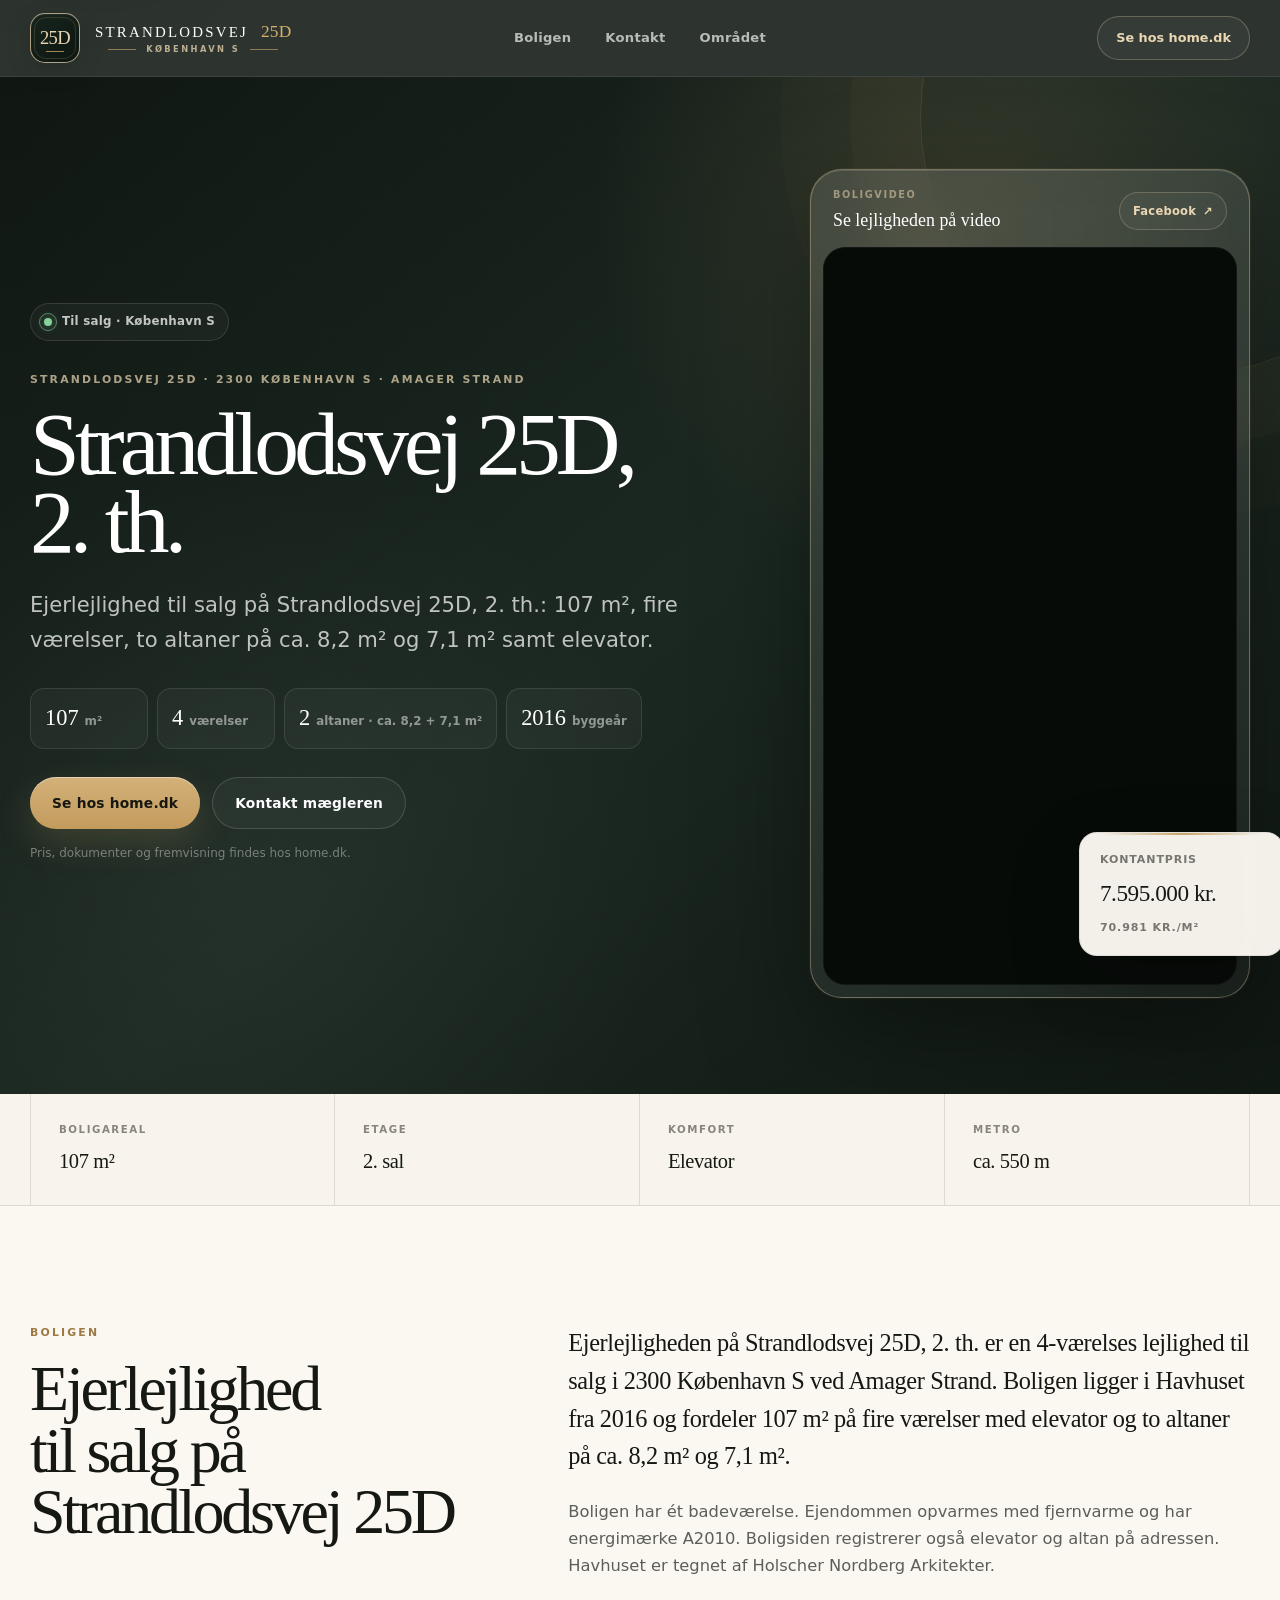
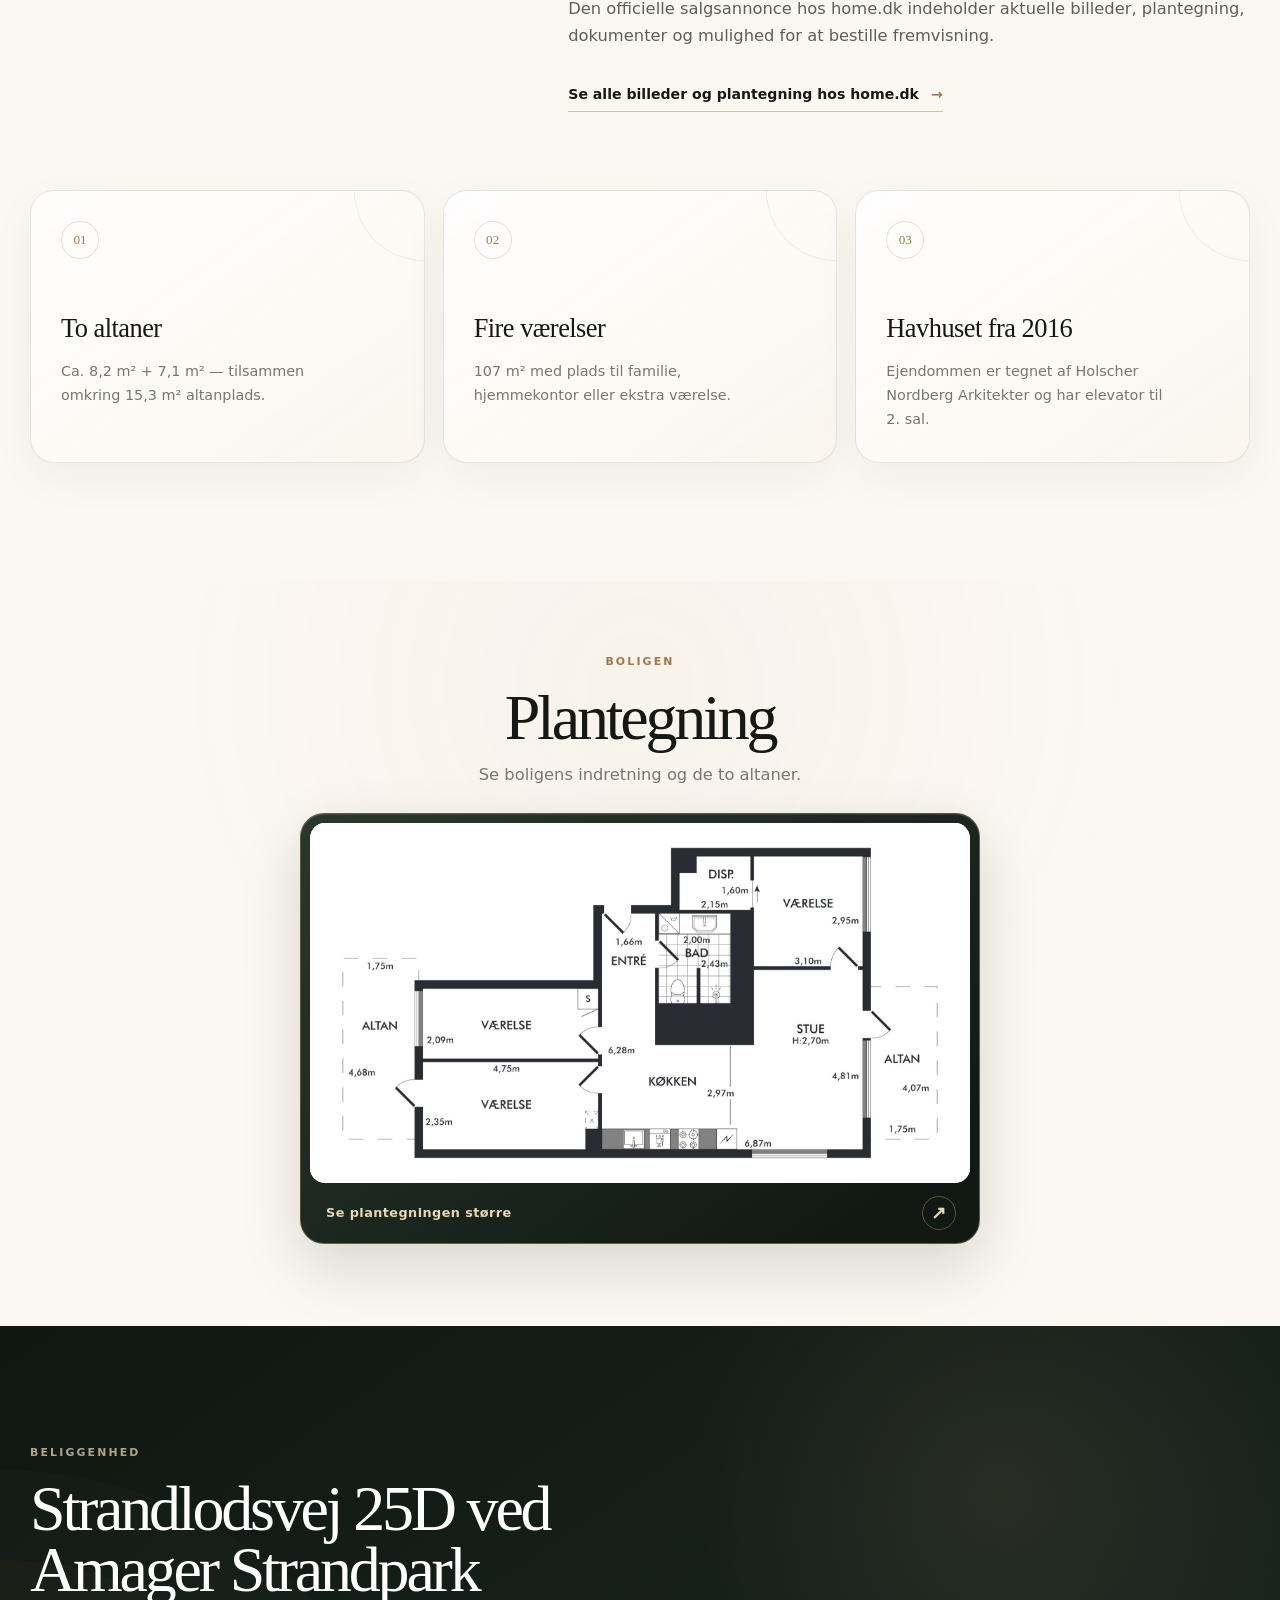
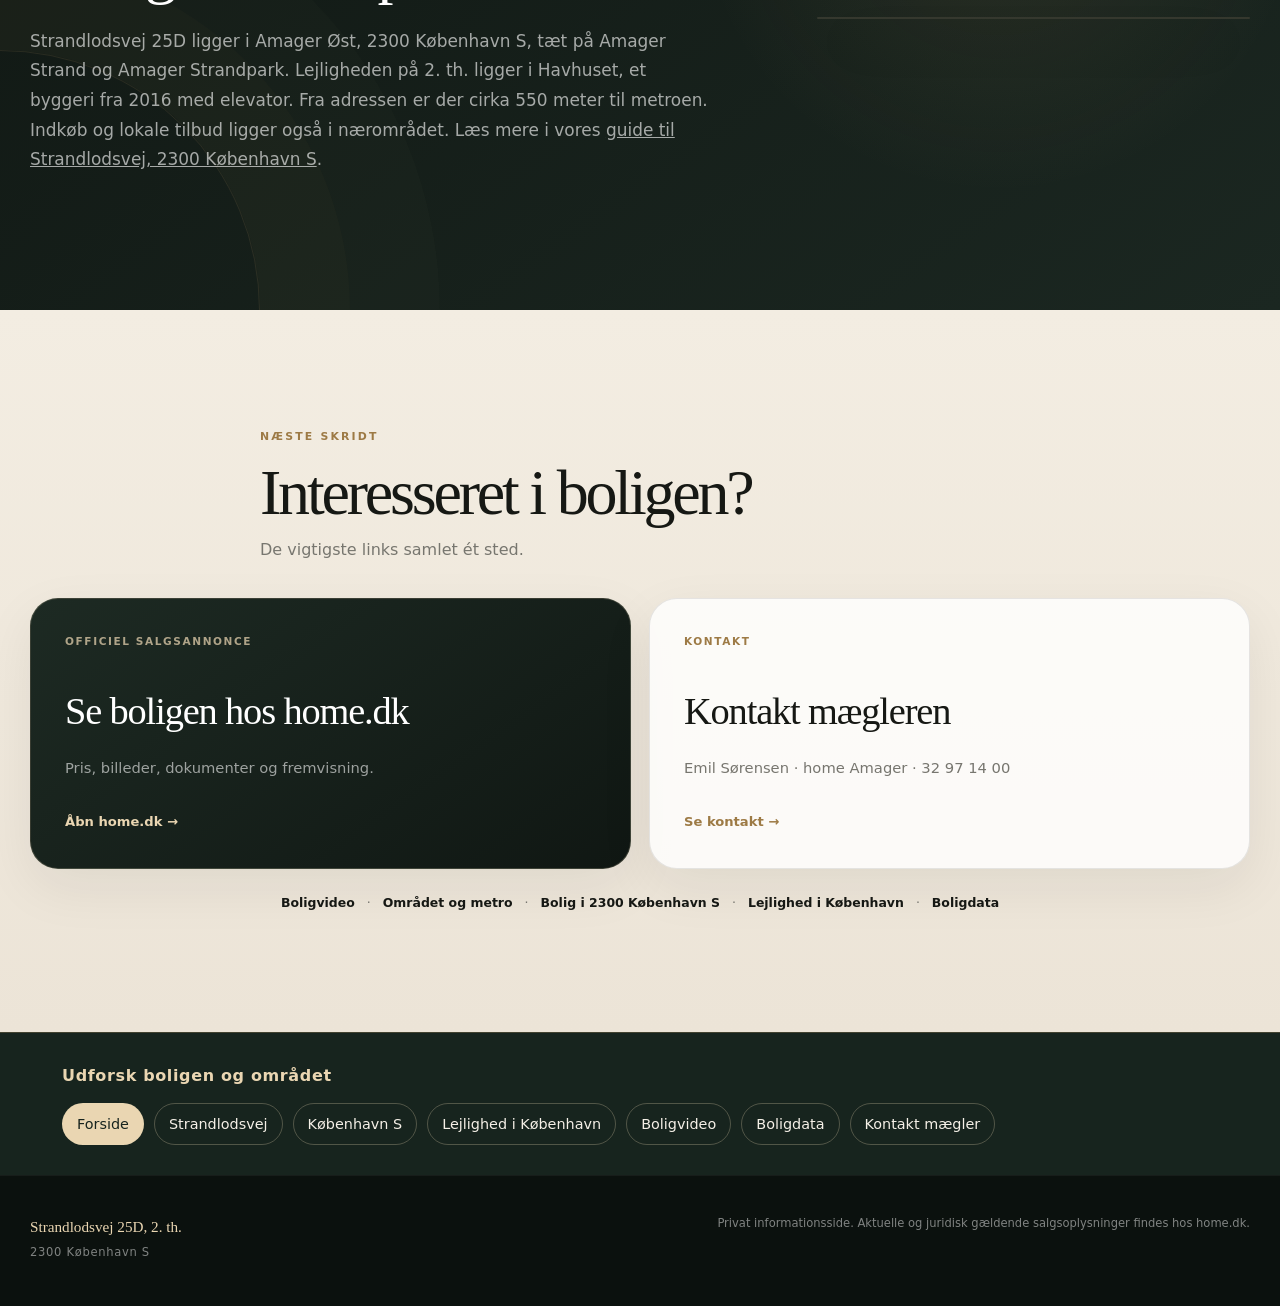
<file: index.html>
<!doctype html>
<html lang="da">
<head>
  <meta charset="utf-8">
  <meta name="viewport" content="width=device-width, initial-scale=1, viewport-fit=cover">

  <title>Strandlodsvej 25D, 2. th., 2300 København S | Lejlighed til salg</title>
  <meta name="description" content="Ejerlejlighed til salg på Strandlodsvej 25D, 2. th., 2300 København S. 107 m², 4 værelser, 2 altaner og elevator tæt på Amager Strandpark og metro.">
  <meta name="robots" content="index,follow,max-image-preview:large,max-snippet:-1,max-video-preview:-1">
  <meta name="theme-color" content="#111914">

  <link rel="canonical" href="https://strandlodsvej25d.dk/">
  <link rel="alternate" hreflang="da-DK" href="https://strandlodsvej25d.dk/">
  <link rel="icon" href="/favicon-96x96.png" sizes="96x96" type="image/png">
  <link rel="manifest" href="/site.webmanifest">
  <link rel="preconnect" href="https://www.facebook.com">

  <meta property="og:locale" content="da_DK">
  <meta property="og:type" content="website">
  <meta property="og:site_name" content="Strandlodsvej 25D">
  <meta property="og:title" content="Strandlodsvej 25D, 2. th., 2300 København S | Lejlighed til salg">
  <meta property="og:description" content="Ejerlejlighed til salg på Strandlodsvej 25D, 2. th., 2300 København S. 107 m², 4 værelser, 2 altaner og elevator tæt på Amager Strandpark og metro.">
  <meta property="og:url" content="https://strandlodsvej25d.dk/">
  <meta name="twitter:card" content="summary">
  <meta name="twitter:title" content="Strandlodsvej 25D, 2. th., 2300 København S | Lejlighed til salg">
  <meta name="twitter:description" content="Ejerlejlighed til salg på Strandlodsvej 25D, 2. th., 2300 København S. 107 m², 4 værelser, 2 altaner og elevator tæt på Amager Strandpark og metro.">

  <link rel="stylesheet" href="/styles.css">

  <script type="application/ld+json">
  {
    "@context": "https://schema.org",
    "@graph": [
      {
        "@type": "WebSite",
        "@id": "https://strandlodsvej25d.dk/#website",
        "url": "https://strandlodsvej25d.dk/",
        "name": "Strandlodsvej 25D",
        "alternateName": "Strandlodsvej 25D, 2. th.",
        "inLanguage": "da-DK"
      },
      {
        "@type": "WebPage",
        "@id": "https://strandlodsvej25d.dk/#webpage",
        "url": "https://strandlodsvej25d.dk/",
        "name": "Strandlodsvej 25D, 2. th., 2300 København S | Lejlighed til salg",
        "description": "Ejerlejlighed til salg på Strandlodsvej 25D, 2. th., 2300 København S. 107 m², 4 værelser, 2 altaner og elevator tæt på Amager Strandpark og metro.",
        "inLanguage": "da-DK",
        "isPartOf": {
          "@id": "https://strandlodsvej25d.dk/#website"
        },
        "mainEntity": {
          "@id": "https://strandlodsvej25d.dk/#listing"
        }
      },
      {
        "@type": "RealEstateListing",
        "@id": "https://strandlodsvej25d.dk/#listing",
        "name": "Strandlodsvej 25D, 2. th., 2300 København S",
        "url": "https://strandlodsvej25d.dk/",
        "description": "Ejerlejlighed til salg på Strandlodsvej 25D, 2. th., nær Amager Strand i Amager Øst, 2300 København S. 107 m², 4 værelser, ét badeværelse, to altaner, elevator og Havhuset fra 2016.",
        "mainEntityOfPage": {
          "@id": "https://strandlodsvej25d.dk/#webpage"
        },
        "dateModified": "2026-11-22",
        "relatedLink": [
          "https://home.dk/salg/lejligheder/strandlodsvej-25d-2th-2300-koebenhavn-s/sag-1450004513/",
          "https://www.boliga.dk/adresse/strandlodsvej-25d-2-th-2300-koebenhavn-s-982285138",
          "https://www.boligsiden.dk/adresse/strandlodsvej-25d-2-th-2300-koebenhavn-s",
          "https://www.facebook.com/reel/1838032494234064"
        ],
        "offers": {
          "@type": "Offer",
          "price": "7595000",
          "priceCurrency": "DKK",
          "url": "https://home.dk/salg/lejligheder/strandlodsvej-25d-2th-2300-koebenhavn-s/sag-1450004513/"
        },
        "about": {
          "@type": "Apartment",
          "name": "Strandlodsvej 25D, 2. th.",
          "address": {
            "@type": "PostalAddress",
            "streetAddress": "Strandlodsvej 25D, 2. th.",
            "postalCode": "2300",
            "addressLocality": "København S",
            "addressCountry": "DK"
          },
          "floorSize": {
            "@type": "QuantitativeValue",
            "value": 107,
            "unitCode": "MTK"
          },
          "numberOfRooms": 4,
          "numberOfBathroomsTotal": 1,
          "floorLevel": "2",
          "yearBuilt": 2016,
          "amenityFeature": [
            {
              "@type": "LocationFeatureSpecification",
              "name": "To altaner",
              "value": true
            },
            {
              "@type": "LocationFeatureSpecification",
              "name": "Elevator",
              "value": true
            },
            {
              "@type": "LocationFeatureSpecification",
              "name": "Fjernvarme",
              "value": true
            },
            {
              "@type": "LocationFeatureSpecification",
              "name": "Energimærke",
              "value": "A2010"
            }
          ]
        }
      }
    ]
  }
  </script>
<style id="site-wide-links-style">.site-wide-links{padding:30px 0;background:#17241e;color:#f5f0e7;border-top:1px solid rgba(200,165,107,.24)}.site-wide-links .shell{max-width:1200px;margin:0 auto;padding-left:22px;padding-right:22px}.site-wide-links-title{font-weight:700;letter-spacing:.04em;color:#ead6b2;margin:0 0 14px}.site-wide-links-items{display:flex;flex-wrap:wrap;gap:10px}.site-wide-links-items a{display:inline-block;color:#f5f0e7!important;text-decoration:none;border:1px solid rgba(234,214,178,.28);border-radius:999px;padding:10px 14px;font-size:.9rem;line-height:1.4;position:relative;z-index:3}.site-wide-links-items a:hover,.site-wide-links-items a[aria-current="page"]{background:#ead6b2;color:#17241e!important}@media(max-width:600px){.site-wide-links{padding:24px 0}.site-wide-links-items{display:grid;grid-template-columns:repeat(2,minmax(0,1fr));gap:9px}.site-wide-links-items a{text-align:center;padding:11px 7px;font-size:.8rem;overflow-wrap:anywhere}}@media(max-width:340px){.site-wide-links-items{grid-template-columns:1fr}}</style></head>

<body>
  <a class="skip-link" href="#main">Spring til indhold</a>

  <header class="site-header">
    <div class="shell nav">
      <a class="brand brand-option-one" href="/" aria-label="Strandlodsvej 25D">
        <span class="brand-seal" aria-hidden="true">
          <span class="brand-seal-text">25D</span>
          <span class="brand-seal-rule"></span>
        </span>
        <span class="brand-lockup">
          <span class="brand-title">STRANDLODSVEJ <em>25D</em></span>
          <span class="brand-sub"><i></i>KØBENHAVN S<i></i></span>
        </span>
      </a>

      <nav class="nav-links" aria-label="Hovednavigation">
        <a href="/#boligen">Boligen</a>
        <a href="/kontakt/">Kontakt</a>
        <a href="/#omraadet">Området</a>
      </nav>

      <a class="nav-cta" href="https://home.dk/salg/lejligheder/strandlodsvej-25d-2th-2300-koebenhavn-s/sag-1450004513/" rel="noopener">
        Se hos home.dk
      </a>
    </div>
  </header>

  <main id="main">
    <section class="hero" id="top">
      <div class="shell hero-grid">
        <div class="hero-copy">
          <div class="availability">
            <span class="pulse" aria-hidden="true"></span>
            <span>Til salg · København S</span>
          </div>

          <p class="eyebrow">Strandlodsvej 25D · 2300 København S · Amager Strand</p>
          <h1>Strandlodsvej 25D,<br>2. th.</h1>
          <p class="hero-lead">
            Ejerlejlighed til salg på Strandlodsvej 25D, 2. th.:
            107 m², fire værelser, to altaner på ca. 8,2 m² og 7,1 m² samt elevator.
          </p>

          <div class="hero-stats" aria-label="Vigtigste boligfakta">
            <div><strong>107</strong><span>m²</span></div>
            <div><strong>4</strong><span>værelser</span></div>
            <div><strong>2</strong><span>altaner · ca. 8,2 + 7,1 m²</span></div>
            <div><strong>2016</strong><span>byggeår</span></div>
          </div>
          <div class="hero-actions">
            <a class="button button-primary" href="https://home.dk/salg/lejligheder/strandlodsvej-25d-2th-2300-koebenhavn-s/sag-1450004513/" rel="noopener">
              Se hos home.dk
            </a>
            <a class="button button-ghost" href="/kontakt/">
              Kontakt mægleren
            </a>
          </div>

          <p class="microcopy">Pris, dokumenter og fremvisning findes hos home.dk.</p>
        </div>

        <div class="video-stage" id="video">
          <div class="video-shell">
            <div class="video-toolbar">
              <div>
                <span class="video-kicker">Boligvideo</span>
                <strong>Se lejligheden på video</strong>
              </div>
              <a class="video-facebook-link" href="https://www.facebook.com/reel/1838032494234064" target="_blank" rel="noopener" aria-label="Åbn boligvideo på Facebook">
                Facebook <span aria-hidden="true">↗</span>
              </a>
            </div>

            <div class="video-frame">
              <iframe
                src="https://www.facebook.com/plugins/video.php?height=476&amp;href=https%3A%2F%2Fwww.facebook.com%2Freel%2F1838032494234064%2F&amp;show_text=false&amp;width=267&amp;t=0"
                width="267"
                height="476"
                style="border:none;overflow:hidden"
                scrolling="no"
                frameborder="0"
                allowfullscreen="true"
                allow="autoplay; clipboard-write; encrypted-media; picture-in-picture; web-share"
                title="Video af Strandlodsvej 25D">
              </iframe>
            </div>
          </div>

          <div class="price-card">
            <span>Kontantpris</span>
            <strong>7.595.000 kr.</strong>
            <small>70.981 kr./m²</small>
          </div>
        </div>
      </div>
    </section>

    <section class="trust-strip">
      <div class="shell trust-grid">
        <div>
          <span class="trust-label">Boligareal</span>
          <strong>107 m²</strong>
        </div>
        <div>
          <span class="trust-label">Etage</span>
          <strong>2. sal</strong>
        </div>
        <div>
          <span class="trust-label">Komfort</span>
          <strong>Elevator</strong>
        </div>
        <div>
          <span class="trust-label">Metro</span>
          <strong>ca. 550 m</strong>
        </div>
      </div>
    </section>

    <section class="section" id="boligen">
      <div class="shell content-grid">
        <div class="section-intro">
          <p class="eyebrow dark">Boligen</p>
          <h2>Ejerlejlighed til salg på Strandlodsvej 25D</h2>
        </div>

        <div class="prose">
          <p class="lead-paragraph">
            Ejerlejligheden på Strandlodsvej 25D, 2. th. er en 4-værelses lejlighed til salg
            i 2300 København S ved Amager Strand. Boligen ligger i Havhuset fra 2016 og
            fordeler 107 m² på fire værelser med elevator og to altaner på ca. 8,2 m² og 7,1 m².
          </p>
          <p>
            Boligen har ét badeværelse. Ejendommen opvarmes med fjernvarme
            og har energimærke A2010. Boligsiden registrerer også elevator og altan
            på adressen. Havhuset er tegnet af Holscher Nordberg Arkitekter.
          </p>
          <p>
            Den officielle salgsannonce hos home.dk indeholder aktuelle billeder,
            plantegning, dokumenter og mulighed for at bestille fremvisning.
          </p>

          <a class="text-cta" href="https://home.dk/salg/lejligheder/strandlodsvej-25d-2th-2300-koebenhavn-s/sag-1450004513/" rel="noopener">
            Se alle billeder og plantegning hos home.dk <span>→</span>
          </a>
        </div>
      </div>

      <div class="shell feature-grid">
        <article class="feature-card">
          <span>01</span>
          <h3>To altaner</h3>
          <p>Ca. 8,2 m² + 7,1 m² — tilsammen omkring 15,3 m² altanplads.</p>
        </article>
        <article class="feature-card">
          <span>02</span>
          <h3>Fire værelser</h3>
          <p>107 m² med plads til familie, hjemmekontor eller ekstra værelse.</p>
        </article>
        <article class="feature-card">
          <span>03</span>
          <h3>Havhuset fra 2016</h3>
          <p>Ejendommen er tegnet af Holscher Nordberg Arkitekter og har elevator til 2. sal.</p>
        </article>
      </div>
    </section>

    <section class="section floorplan-section" id="plantegning">
      <div class="shell floorplan-intro">
        <p class="eyebrow dark">Boligen</p>
        <h2>Plantegning</h2>
        <p>Se boligens indretning og de to altaner.</p>
      </div>

      <div class="shell">
        <a class="floorplan-card floorplan-trigger" href="/floorplan-preview.png" target="_blank" rel="noopener" aria-label="Åbn plantegningen" aria-haspopup="dialog">
          <img src="/floorplan-preview.png" alt="Plantegning af 107 m² lejlighed på Strandlodsvej 25D, 2. th. ved Amager Strand med to altaner" width="1881" height="1026" loading="lazy">
          <span class="floorplan-action">
            <span>Se plantegningen større</span>
            <span aria-hidden="true">↗</span>
          </span>
        </a>
      </div>
    </section>

    <dialog class="floorplan-dialog" id="floorplan-dialog" aria-label="Plantegning for Strandlodsvej 25D">
      <div class="floorplan-dialog-header">
        <strong>Plantegning</strong>
        <button class="floorplan-dialog-close" type="button" aria-label="Luk plantegningen">Luk ×</button>
      </div>
      <img src="/floorplan-preview.png" alt="Plantegning af 107 m² lejlighed på Strandlodsvej 25D, 2. th. ved Amager Strand med to altaner" width="1881" height="1026">
      <a class="floorplan-dialog-fullsize" href="/floorplan-preview.png" target="_blank" rel="noopener">Åbn billedet i fuld størrelse ↗</a>
    </dialog>

    <section class="section section-dark" id="omraadet">
      <div class="shell location-grid">
        <div>
          <p class="eyebrow light">Beliggenhed</p>
          <h2>Strandlodsvej 25D ved Amager Strandpark</h2>
          <p class="location-copy">
            Strandlodsvej 25D ligger i Amager Øst, 2300 København S, tæt
            på Amager Strand og Amager Strandpark. Lejligheden på 2. th.
            ligger i Havhuset, et byggeri fra 2016 med elevator.
            Fra adressen er der cirka 550 meter til metroen. Indkøb og
            lokale tilbud ligger også i nærområdet. Læs mere i vores
            <a href="/strandlodsvej/">guide til Strandlodsvej, 2300 København S</a>.
          </p>
        </div>

        <figure class="location-visual">
          <div class="location-metric" aria-label="Cirka 550 meter til metro">
            <strong>550 m</strong>
            <span>til metro</span>
          </div>
          <figcaption>
            <strong>Amager Strandpark</strong>
            <span>Foto: Thomas Rousing / Wikimedia Commons · <a href="https://creativecommons.org/licenses/by/2.0/" target="_blank" rel="noopener">CC BY 2.0</a></span>
          </figcaption>
        </figure>
      </div>
    </section>

    <section class="section buyer-actions" aria-labelledby="buyer-actions-title">
      <div class="shell buyer-actions-head">
        <p class="eyebrow dark">Næste skridt</p>
        <h2 id="buyer-actions-title">Interesseret i boligen?</h2>
        <p>De vigtigste links samlet ét sted.</p>
      </div>

      <div class="shell buyer-actions-grid">
        <a class="buyer-action buyer-action-primary" href="https://home.dk/salg/lejligheder/strandlodsvej-25d-2th-2300-koebenhavn-s/sag-1450004513/" rel="noopener">
          <span class="buyer-action-kicker">Officiel salgsannonce</span>
          <h3>Se boligen hos home.dk</h3>
          <p>Pris, billeder, dokumenter og fremvisning.</p>
          <span class="buyer-action-link">Åbn home.dk →</span>
        </a>

        <a class="buyer-action" href="/kontakt/">
          <span class="buyer-action-kicker">Kontakt</span>
          <h3>Kontakt mægleren</h3>
          <p>Emil Sørensen · home Amager · 32 97 14 00</p>
          <span class="buyer-action-link">Se kontakt →</span>
        </a>
      </div>

      <nav class="shell secondary-links" aria-label="Andre sider om Strandlodsvej 25D">
        <a href="/video/">Boligvideo</a>
        <span aria-hidden="true">·</span>
        <a href="/strandlodsvej/">Området og metro</a>
        <span aria-hidden="true">·</span>
        <a href="/2300-koebenhavn-s/">Bolig i 2300 København S</a>
        <span aria-hidden="true">·</span>
        <a href="/lejlighed-til-salg-koebenhavn/">Lejlighed i København</a>
        <span aria-hidden="true">·</span>
        <a href="/boliga/">Boligdata</a>
      </nav>
    </section>
  </main>

  <a class="mobile-sticky-cta" href="https://home.dk/salg/lejligheder/strandlodsvej-25d-2th-2300-koebenhavn-s/sag-1450004513/" rel="noopener">
    Se boligen hos home.dk
  </a>

  <nav class="site-wide-links" aria-label="Udforsk alle sider"><div class="shell"><p class="site-wide-links-title">Udforsk boligen og området</p><div class="site-wide-links-items"><a href="/" aria-current="page">Forside</a><a href="/strandlodsvej/">Strandlodsvej</a><a href="/2300-koebenhavn-s/">København S</a><a href="/lejlighed-til-salg-koebenhavn/">Lejlighed i København</a><a href="/video/">Boligvideo</a><a href="/boliga/">Boligdata</a><a href="/kontakt/">Kontakt mægler</a></div></div></nav>
<footer class="footer">
    <div class="shell footer-inner">
      <div>
        <strong>Strandlodsvej 25D, 2. th.</strong>
        <span>2300 København S</span>
      </div>
      <p>Privat informationsside. Aktuelle og juridisk gældende salgsoplysninger findes hos home.dk.</p>
    </div>
  </footer>
  <script>
    (() => {
      const trigger = document.querySelector(".floorplan-trigger");
      const dialog = document.getElementById("floorplan-dialog");
      if (!trigger || !dialog || typeof dialog.showModal !== "function") return;

      trigger.addEventListener("click", event => {
        event.preventDefault();
        dialog.showModal();
        document.body.style.overflow = "hidden";
      });
      dialog.querySelector(".floorplan-dialog-close").addEventListener("click", () => dialog.close());
      dialog.addEventListener("click", event => {
        if (event.target === dialog) dialog.close();
      });
      dialog.addEventListener("close", () => {
        document.body.style.overflow = "";
        trigger.focus();
      });
    })();
  </script>
</body>
</html>
</file>
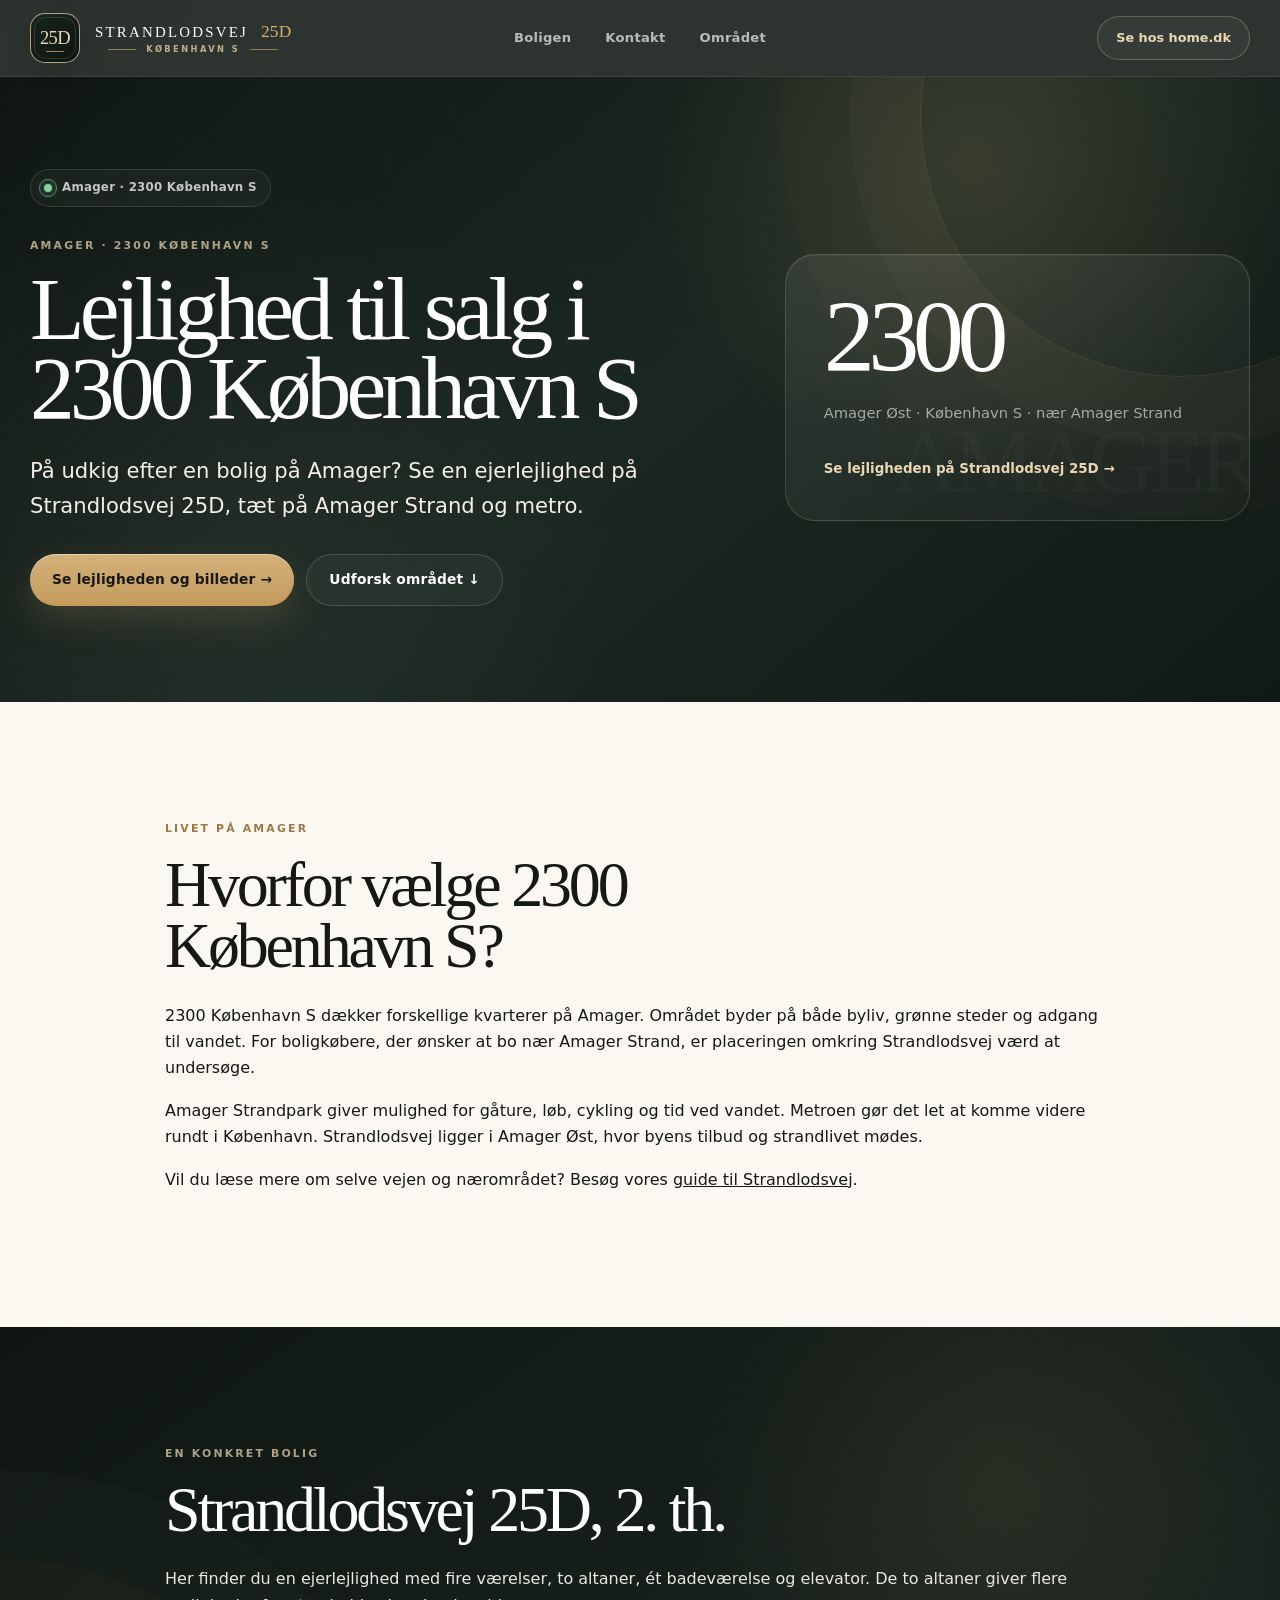
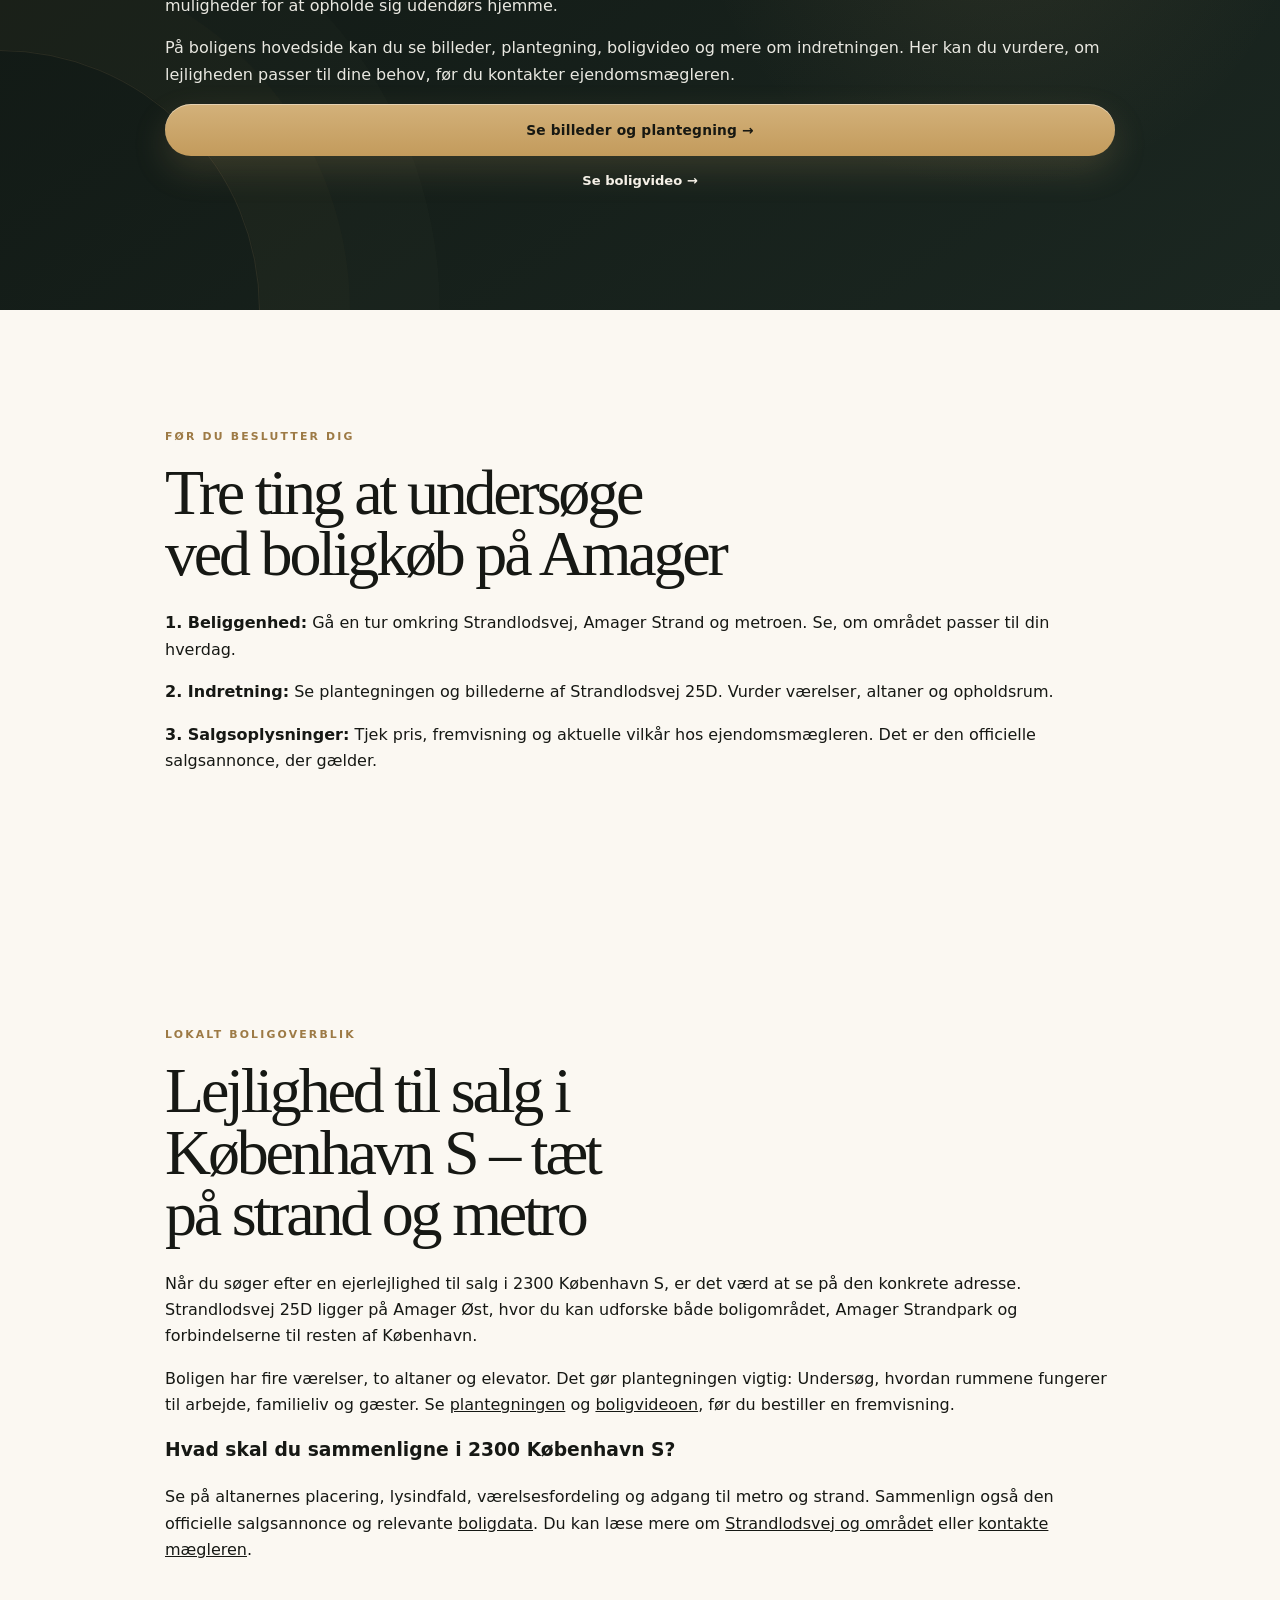
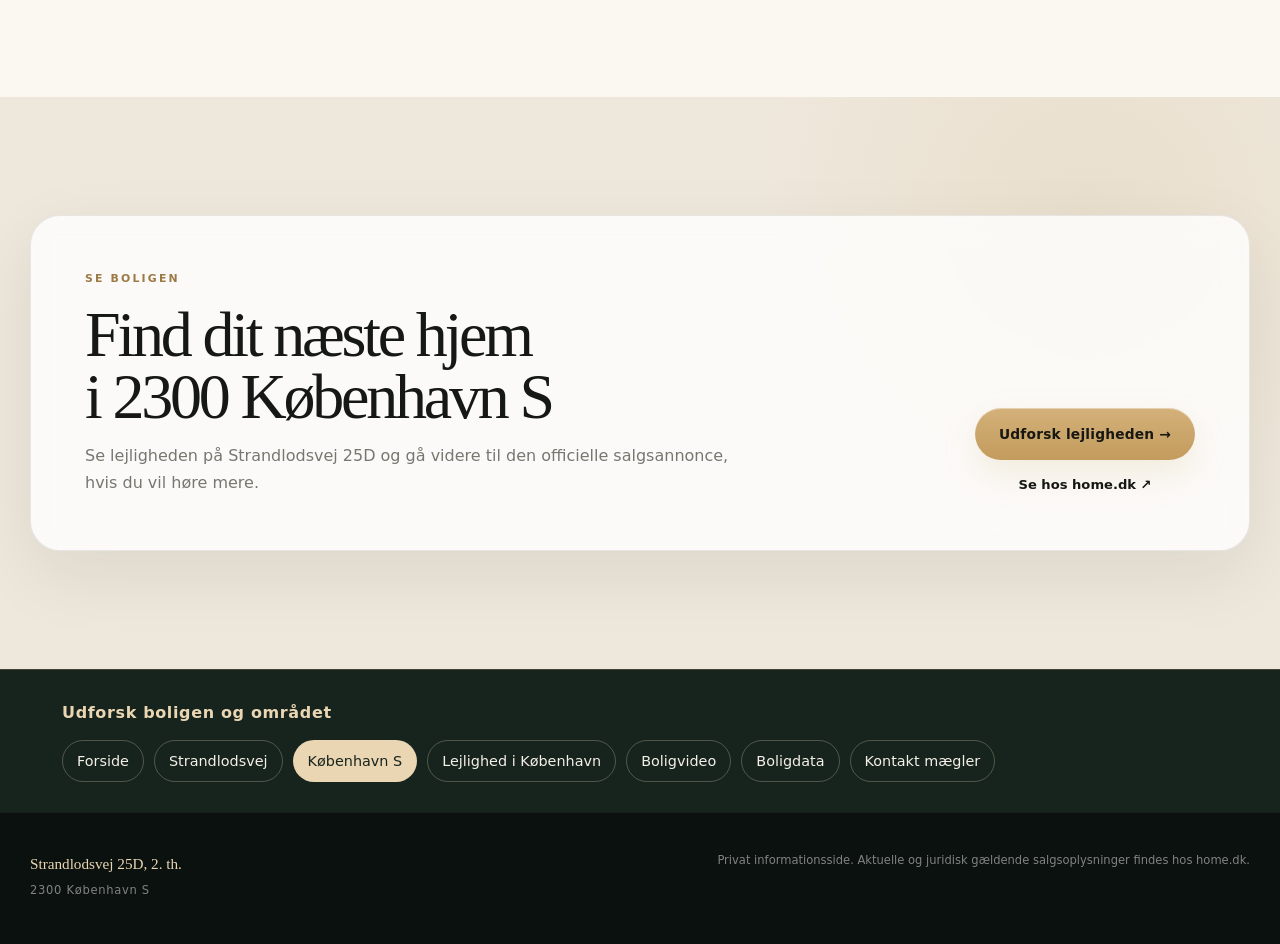
<file: 2300-koebenhavn-s/index.html>
<!doctype html>
<html lang="da">
<head>
<meta charset="utf-8"><meta name="viewport" content="width=device-width, initial-scale=1, viewport-fit=cover">
<title>Lejlighed til salg i 2300 København S | Amager Strand</title>
<meta name="description" content="Leder du efter lejlighed til salg i 2300 København S? Oplev Amager Strand og se ejerlejligheden på Strandlodsvej 25D med 4 værelser og 2 altaner.">
<meta name="robots" content="index,follow,max-image-preview:large">
<link rel="canonical" href="https://strandlodsvej25d.dk/2300-koebenhavn-s/"><link rel="alternate" hreflang="da-DK" href="https://strandlodsvej25d.dk/2300-koebenhavn-s/">
<link rel="stylesheet" href="/styles.css"><link rel="icon" href="/favicon-96x96.png" sizes="96x96" type="image/png">
<meta property="og:type" content="website"><meta property="og:locale" content="da_DK"><meta property="og:title" content="Lejlighed til salg i 2300 København S | Amager Strand"><meta property="og:description" content="Se en ejerlejlighed på Strandlodsvej 25D med 4 værelser, 2 altaner og elevator."><meta property="og:url" content="https://strandlodsvej25d.dk/2300-koebenhavn-s/">
<script type="application/ld+json">{"@context":"https://schema.org","@graph":[{"@type":"WebPage","@id":"https://strandlodsvej25d.dk/2300-koebenhavn-s/#webpage","url":"https://strandlodsvej25d.dk/2300-koebenhavn-s/","name":"Lejlighed til salg i 2300 København S | Amager Strand","inLanguage":"da-DK","isPartOf":{"@id":"https://strandlodsvej25d.dk/#website"},"about":{"@type":"Place","name":"2300 København S","address":{"@type":"PostalAddress","postalCode":"2300","addressLocality":"København S","addressCountry":"DK"}}},{"@type":"BreadcrumbList","itemListElement":[{"@type":"ListItem","position":1,"name":"Strandlodsvej 25D","item":"https://strandlodsvej25d.dk/"},{"@type":"ListItem","position":2,"name":"2300 København S","item":"https://strandlodsvej25d.dk/2300-koebenhavn-s/"}]}]}</script>
<style>
/* Match the existing site's visual system without intercepting taps. */
.amager-landing-hero .hero-lead{color:#f5f0e7!important}
.amager-landing-hero .button-primary{color:#171812!important}
.section-dark::before,.hero::before,.hero::after,.location-card::after{pointer-events:none!important}
.section-dark>.shell,.hero>.shell{position:relative;z-index:1}
.section-dark p:not(.eyebrow){color:#e9e8e1!important}
.section-dark .plain-link{color:#f5f0e7!important}
.amager-landing-hero a,.section-dark a,.final-cta a,header a,footer a{position:relative;z-index:10;pointer-events:auto!important;touch-action:manipulation}
</style>
<style id="site-wide-links-style">.site-wide-links{padding:30px 0;background:#17241e;color:#f5f0e7;border-top:1px solid rgba(200,165,107,.24)}.site-wide-links .shell{max-width:1200px;margin:0 auto;padding-left:22px;padding-right:22px}.site-wide-links-title{font-weight:700;letter-spacing:.04em;color:#ead6b2;margin:0 0 14px}.site-wide-links-items{display:flex;flex-wrap:wrap;gap:10px}.site-wide-links-items a{display:inline-block;color:#f5f0e7!important;text-decoration:none;border:1px solid rgba(234,214,178,.28);border-radius:999px;padding:10px 14px;font-size:.9rem;line-height:1.4;position:relative;z-index:3}.site-wide-links-items a:hover,.site-wide-links-items a[aria-current="page"]{background:#ead6b2;color:#17241e!important}@media(max-width:600px){.site-wide-links{padding:24px 0}.site-wide-links-items{display:grid;grid-template-columns:repeat(2,minmax(0,1fr));gap:9px}.site-wide-links-items a{text-align:center;padding:11px 7px;font-size:.8rem;overflow-wrap:anywhere}}@media(max-width:340px){.site-wide-links-items{grid-template-columns:1fr}}</style></head>
<body>
<a class="skip-link" href="#main">Gå til indhold</a>
<header class="site-header">
    <div class="shell nav">
      <a class="brand brand-option-one" href="/" aria-label="Strandlodsvej 25D">
        <span class="brand-seal" aria-hidden="true">
          <span class="brand-seal-text">25D</span>
          <span class="brand-seal-rule"></span>
        </span>
        <span class="brand-lockup">
          <span class="brand-title">STRANDLODSVEJ <em>25D</em></span>
          <span class="brand-sub"><i></i>KØBENHAVN S<i></i></span>
        </span>
      </a>

      <nav class="nav-links" aria-label="Hovednavigation">
        <a href="/#boligen">Boligen</a>
        <a href="/kontakt/">Kontakt</a>
        <a href="/#omraadet">Området</a>
      </nav>

      <a class="nav-cta" href="https://home.dk/salg/lejligheder/strandlodsvej-25d-2th-2300-koebenhavn-s/sag-1450004513/" rel="noopener">
        Se hos home.dk
      </a>
    </div>
  </header>
<main id="main">
<section class="hero amager-landing-hero" id="top"><div class="shell hero-grid"><div class="hero-copy"><div class="availability"><span class="pulse" aria-hidden="true"></span><span>Amager · 2300 København S</span></div><p class="eyebrow">AMAGER · 2300 KØBENHAVN S</p><h1>Lejlighed til salg i 2300 København S</h1><p class="hero-lead">På udkig efter en bolig på Amager? Se en ejerlejlighed på Strandlodsvej 25D, tæt på Amager Strand og metro.</p><div class="hero-actions"><a class="button button-primary" href="https://strandlodsvej25d.dk/">Se lejligheden og billeder →</a><a class="button button-ghost" href="#omraadet">Udforsk området ↓</a></div></div><div class="location-card"><div class="location-number">2300</div><p>Amager Øst · København S · nær Amager Strand</p><a href="https://strandlodsvej25d.dk/">Se lejligheden på Strandlodsvej 25D →</a></div></div></section>
<section class="section" id="omraadet"><div class="shell" style="max-width:950px"><p class="eyebrow dark">LIVET PÅ AMAGER</p><h2>Hvorfor vælge 2300 København S?</h2><p>2300 København S dækker forskellige kvarterer på Amager. Området byder på både byliv, grønne steder og adgang til vandet. For boligkøbere, der ønsker at bo nær Amager Strand, er placeringen omkring Strandlodsvej værd at undersøge.</p><p>Amager Strandpark giver mulighed for gåture, løb, cykling og tid ved vandet. Metroen gør det let at komme videre rundt i København. Strandlodsvej ligger i Amager Øst, hvor byens tilbud og strandlivet mødes.</p><p>Vil du læse mere om selve vejen og nærområdet? Besøg vores <a href="https://strandlodsvej25d.dk/strandlodsvej/">guide til Strandlodsvej</a>.</p></div></section>
<section class="section section-dark" id="bolig-25d"><div class="shell" style="max-width:950px"><p class="eyebrow">EN KONKRET BOLIG</p><h2>Strandlodsvej 25D, 2. th.</h2><p>Her finder du en ejerlejlighed med fire værelser, to altaner, ét badeværelse og elevator. De to altaner giver flere muligheder for at opholde sig udendørs hjemme.</p><p>På boligens hovedside kan du se billeder, plantegning, boligvideo og mere om indretningen. Her kan du vurdere, om lejligheden passer til dine behov, før du kontakter ejendomsmægleren.</p><div class="final-actions"><a class="button button-primary" href="https://strandlodsvej25d.dk/">Se billeder og plantegning →</a><a class="plain-link" href="https://strandlodsvej25d.dk/video/">Se boligvideo →</a></div></div></section>
<section class="section"><div class="shell" style="max-width:950px"><p class="eyebrow dark">FØR DU BESLUTTER DIG</p><h2>Tre ting at undersøge ved boligkøb på Amager</h2><p><strong>1. Beliggenhed:</strong> Gå en tur omkring Strandlodsvej, Amager Strand og metroen. Se, om området passer til din hverdag.</p><p><strong>2. Indretning:</strong> Se plantegningen og billederne af Strandlodsvej 25D. Vurder værelser, altaner og opholdsrum.</p><p><strong>3. Salgsoplysninger:</strong> Tjek pris, fremvisning og aktuelle vilkår hos ejendomsmægleren. Det er den officielle salgsannonce, der gælder.</p></div></section>
<section class="section"><div class="shell" style="max-width:950px"><p class="eyebrow dark">LOKALT BOLIGOVERBLIK</p><h2>Lejlighed til salg i København S – tæt på strand og metro</h2><p>Når du søger efter en ejerlejlighed til salg i 2300 København S, er det værd at se på den konkrete adresse. Strandlodsvej 25D ligger på Amager Øst, hvor du kan udforske både boligområdet, Amager Strandpark og forbindelserne til resten af København.</p><p>Boligen har fire værelser, to altaner og elevator. Det gør plantegningen vigtig: Undersøg, hvordan rummene fungerer til arbejde, familieliv og gæster. Se <a href="/#plantegning">plantegningen</a> og <a href="/video/">boligvideoen</a>, før du bestiller en fremvisning.</p><h3>Hvad skal du sammenligne i 2300 København S?</h3><p>Se på altanernes placering, lysindfald, værelsesfordeling og adgang til metro og strand. Sammenlign også den officielle salgsannonce og relevante <a href="/boliga/">boligdata</a>. Du kan læse mere om <a href="/strandlodsvej/">Strandlodsvej og området</a> eller <a href="/kontakt/">kontakte mægleren</a>.</p></div></section>
<section class="section final-cta"><div class="shell final-card"><div><p class="eyebrow dark">SE BOLIGEN</p><h2>Find dit næste hjem i 2300 København S</h2><p>Se lejligheden på Strandlodsvej 25D og gå videre til den officielle salgsannonce, hvis du vil høre mere.</p></div><div class="final-actions"><a class="button button-primary" href="https://strandlodsvej25d.dk/">Udforsk lejligheden →</a><a class="plain-link" href="https://home.dk/salg/lejligheder/strandlodsvej-25d-2th-2300-koebenhavn-s/sag-1450004513/">Se hos home.dk ↗</a></div></div></section>
</main><nav class="site-wide-links" aria-label="Udforsk alle sider"><div class="shell"><p class="site-wide-links-title">Udforsk boligen og området</p><div class="site-wide-links-items"><a href="/">Forside</a><a href="/strandlodsvej/">Strandlodsvej</a><a href="/2300-koebenhavn-s/" aria-current="page">København S</a><a href="/lejlighed-til-salg-koebenhavn/">Lejlighed i København</a><a href="/video/">Boligvideo</a><a href="/boliga/">Boligdata</a><a href="/kontakt/">Kontakt mægler</a></div></div></nav>
<footer class="footer">
    <div class="shell footer-inner">
      <div>
        <strong>Strandlodsvej 25D, 2. th.</strong>
        <span>2300 København S</span>
      </div>
      <p>Privat informationsside. Aktuelle og juridisk gældende salgsoplysninger findes hos home.dk.</p>
    </div>
  </footer>
</body></html>
</file>
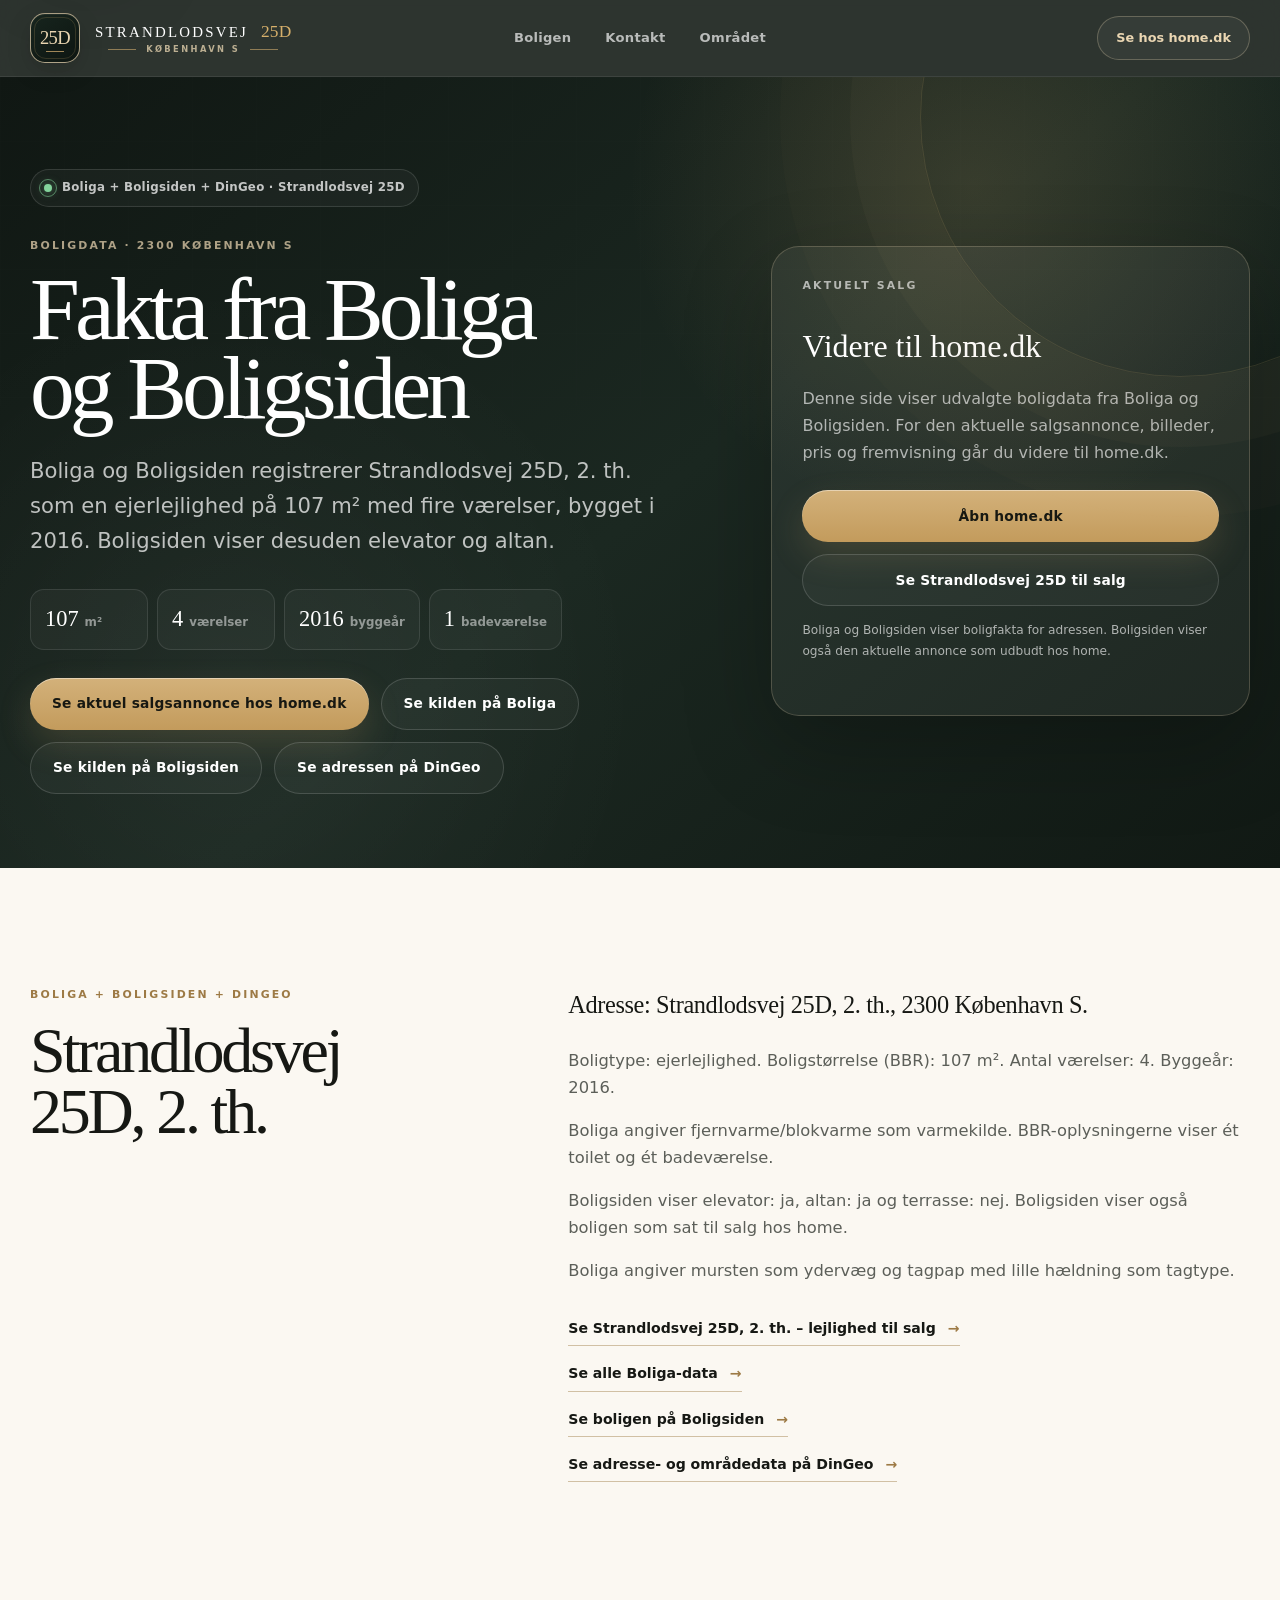
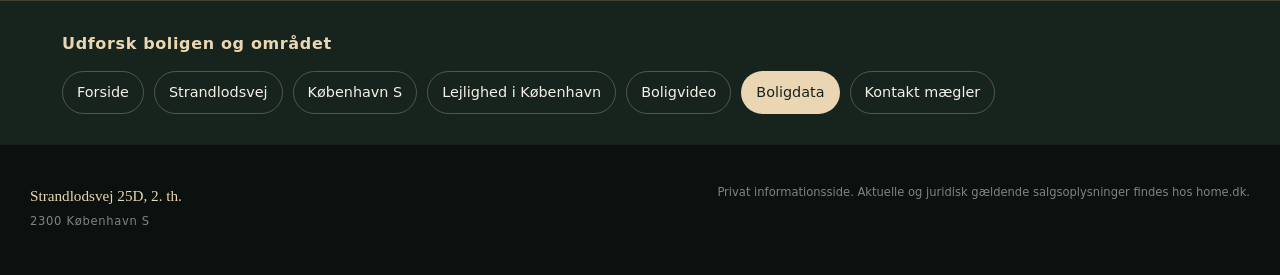
<file: boliga/index.html>
<!doctype html>
<html lang="da">
<head>
  <meta charset="utf-8">
  <meta name="viewport" content="width=device-width, initial-scale=1, viewport-fit=cover">

  <title>Boliga og Boligsiden-data | Strandlodsvej 25D, 2. th.</title>
  <meta name="description" content="Boligdata fra Boliga og Boligsiden for Strandlodsvej 25D, 2. th.: 107 m², 4 værelser, byggeår 2016, elevator og altan. Se også adresse- og områdedata hos DinGeo og den aktuelle salgsannonce hos home.dk.">
  <meta name="robots" content="index,follow,max-image-preview:large,max-snippet:-1,max-video-preview:-1">
  <meta name="theme-color" content="#111914">

  <link rel="canonical" href="https://strandlodsvej25d.dk/boliga/">
  <link rel="icon" href="/favicon-96x96.png" sizes="96x96" type="image/png">
  <link rel="manifest" href="/site.webmanifest">

  <meta property="og:locale" content="da_DK">
  <meta property="og:type" content="website">
  <meta property="og:site_name" content="Strandlodsvej 25D">
  <meta property="og:title" content="Boliga og Boligsiden – Strandlodsvej 25D, 2. th.">
  <meta property="og:description" content="107 m² ejerlejlighed · 4 værelser · byggeår 2016 · elevator · altan. Data fra Boliga og Boligsiden med link til home.dk.">
  <meta property="og:url" content="https://strandlodsvej25d.dk/boliga/">
  <meta property="og:image" content="https://strandlodsvej25d.dk/floorplan-preview.png">
  <meta property="og:image:alt" content="Strandlodsvej 25D, 2. th., 2300 København S">

  <meta name="twitter:card" content="summary_large_image">
  <meta name="twitter:title" content="Boliga og Boligsiden – Strandlodsvej 25D, 2. th.">
  <meta name="twitter:description" content="107 m² · 4 værelser · byggeår 2016 · elevator · altan">
  <meta name="twitter:image" content="https://strandlodsvej25d.dk/floorplan-preview.png">

  <link rel="stylesheet" href="/styles.css">

  <style>
    .portal-hero{padding-bottom:74px}
    .portal-grid{display:grid;grid-template-columns:minmax(0,1fr) minmax(330px,.72fr);gap:clamp(42px,6vw,78px);align-items:center}
    .portal-card{padding:30px;border:1px solid rgba(234,214,178,.22);border-radius:28px;background:rgba(255,255,255,.055);box-shadow:0 30px 90px rgba(0,0,0,.24)}
    .portal-card h2{margin-bottom:12px;font-family:Georgia,"Times New Roman",serif;font-size:2rem;font-weight:500}
    .portal-card p{margin-bottom:24px;color:rgba(255,255,255,.64);line-height:1.7}
    .portal-actions{display:grid;gap:12px}
    .portal-note{margin-top:14px;color:rgba(255,255,255,.44);font-size:.76rem;line-height:1.55}
    @media(max-width:840px){
      .portal-grid{grid-template-columns:1fr;gap:38px}
      .portal-card{max-width:560px}
    }
    @media(max-width:680px){
      .portal-hero{padding-top:44px;padding-bottom:54px}
      .portal-card{padding:24px}
    }
  </style>

  <script type="application/ld+json">
  {
    "@context":"https://schema.org",
    "@type":"WebPage",
    "@id":"https://strandlodsvej25d.dk/boliga/#webpage",
    "url":"https://strandlodsvej25d.dk/boliga/",
    "name":"Boliga og Boligsiden-data – Strandlodsvej 25D, 2. th.",
    "description":"Boligdata fra Boliga og Boligsiden for Strandlodsvej 25D, 2. th. med link videre til den aktuelle salgsannonce hos home.dk.",
    "inLanguage":"da-DK",
    "isPartOf":{"@id":"https://strandlodsvej25d.dk/#website"},
    "about":{"@id":"https://strandlodsvej25d.dk/#listing"}
  }
  </script>

  <script type="application/ld+json">
  {
    "@context":"https://schema.org",
    "@type":"BreadcrumbList",
    "itemListElement":[
      {
        "@type":"ListItem",
        "position":1,
        "name":"Strandlodsvej 25D",
        "item":"https://strandlodsvej25d.dk/"
      },
      {
        "@type":"ListItem",
        "position":2,
        "name":"Boligdata",
        "item":"https://strandlodsvej25d.dk/boliga/"
      }
    ]
  }
  </script>
<style id="site-wide-links-style">.site-wide-links{padding:30px 0;background:#17241e;color:#f5f0e7;border-top:1px solid rgba(200,165,107,.24)}.site-wide-links .shell{max-width:1200px;margin:0 auto;padding-left:22px;padding-right:22px}.site-wide-links-title{font-weight:700;letter-spacing:.04em;color:#ead6b2;margin:0 0 14px}.site-wide-links-items{display:flex;flex-wrap:wrap;gap:10px}.site-wide-links-items a{display:inline-block;color:#f5f0e7!important;text-decoration:none;border:1px solid rgba(234,214,178,.28);border-radius:999px;padding:10px 14px;font-size:.9rem;line-height:1.4;position:relative;z-index:3}.site-wide-links-items a:hover,.site-wide-links-items a[aria-current="page"]{background:#ead6b2;color:#17241e!important}@media(max-width:600px){.site-wide-links{padding:24px 0}.site-wide-links-items{display:grid;grid-template-columns:repeat(2,minmax(0,1fr));gap:9px}.site-wide-links-items a{text-align:center;padding:11px 7px;font-size:.8rem;overflow-wrap:anywhere}}@media(max-width:340px){.site-wide-links-items{grid-template-columns:1fr}}</style></head>
<body>
  <a class="skip-link" href="#main">Gå til indhold</a>

  <header class="site-header">
    <div class="shell nav">
      <a class="brand brand-option-one" href="/" aria-label="Strandlodsvej 25D">
        <span class="brand-seal" aria-hidden="true">
          <span class="brand-seal-text">25D</span>
          <span class="brand-seal-rule"></span>
        </span>
        <span class="brand-lockup">
          <span class="brand-title">STRANDLODSVEJ <em>25D</em></span>
          <span class="brand-sub"><i></i>KØBENHAVN S<i></i></span>
        </span>
      </a>

      <nav class="nav-links" aria-label="Hovednavigation">
        <a href="/#boligen">Boligen</a>
        <a href="/kontakt/">Kontakt</a>
        <a href="/#omraadet">Området</a>
      </nav>

      <a class="nav-cta" href="https://home.dk/salg/lejligheder/strandlodsvej-25d-2th-2300-koebenhavn-s/sag-1450004513/" rel="noopener">
        Se hos home.dk
      </a>
    </div>
  </header>

  <main id="main">
    <section class="hero portal-hero">
      <div class="shell portal-grid">
        <div class="hero-copy">
          <div class="availability">
            <span class="pulse" aria-hidden="true"></span>
            <span>Boliga + Boligsiden + DinGeo · Strandlodsvej 25D</span>
          </div>

          <p class="eyebrow">Boligdata · 2300 København S</p>
          <h1>Fakta fra Boliga<br>og Boligsiden</h1>

          <p class="hero-lead">
            Boliga og Boligsiden registrerer Strandlodsvej 25D, 2. th. som en
            ejerlejlighed på 107 m² med fire værelser, bygget i 2016.
            Boligsiden viser desuden elevator og altan.
          </p>

          <div class="hero-stats" aria-label="Boligfakta fra Boliga">
            <div><strong>107</strong><span>m²</span></div>
            <div><strong>4</strong><span>værelser</span></div>
            <div><strong>2016</strong><span>byggeår</span></div>
            <div><strong>1</strong><span>badeværelse</span></div>
          </div>

          <div class="hero-actions">
            <a class="button button-primary" href="https://home.dk/salg/lejligheder/strandlodsvej-25d-2th-2300-koebenhavn-s/sag-1450004513/" target="_blank" rel="noopener">
              Se aktuel salgsannonce hos home.dk
            </a>
            <a class="button button-ghost" href="https://www.boliga.dk/adresse/strandlodsvej-25d-2-th-2300-koebenhavn-s-982285138" target="_blank" rel="noopener">
              Se kilden på Boliga
            </a>
            <a class="button button-ghost" href="https://www.boligsiden.dk/adresse/strandlodsvej-25d-2-th-2300-koebenhavn-s" target="_blank" rel="noopener">
              Se kilden på Boligsiden
            </a>
            <a class="button button-ghost" href="https://www.dingeo.dk/adresse/2300-k%C3%B8benhavn-s/strandlodsvej-25d/2-th/" target="_blank" rel="noopener">
              Se adressen på DinGeo
            </a>
          </div>
        </div>

        <div class="portal-card">
          <p class="eyebrow">Aktuelt salg</p>
          <h2>Videre til home.dk</h2>
          <p>
            Denne side viser udvalgte boligdata fra Boliga og Boligsiden.
            For den aktuelle salgsannonce, billeder, pris og fremvisning
            går du videre til home.dk.
          </p>

          <div class="portal-actions">
            <a class="button button-primary" href="https://home.dk/salg/lejligheder/strandlodsvej-25d-2th-2300-koebenhavn-s/sag-1450004513/" target="_blank" rel="noopener">
              Åbn home.dk
            </a>
            <a class="button button-ghost" href="/">
              Se Strandlodsvej 25D til salg
            </a>
          </div>

          <p class="portal-note">
            Boliga og Boligsiden viser boligfakta for adressen.
            Boligsiden viser også den aktuelle annonce som udbudt hos home.
          </p>
        </div>
      </div>
    </section>

    <section class="section">
      <div class="shell content-grid">
        <div class="section-intro">
          <p class="eyebrow dark">Boliga + Boligsiden + DinGeo</p>
          <h2>Strandlodsvej 25D, 2. th.</h2>
        </div>

        <div class="prose">
          <p class="lead-paragraph">
            Adresse: Strandlodsvej 25D, 2. th., 2300 København S.
          </p>
          <p>
            Boligtype: ejerlejlighed. Boligstørrelse (BBR): 107 m².
            Antal værelser: 4. Byggeår: 2016.
          </p>
          <p>
            Boliga angiver fjernvarme/blokvarme som varmekilde.
            BBR-oplysningerne viser ét toilet og ét badeværelse.
          </p>
          <p>
            Boligsiden viser elevator: ja, altan: ja og terrasse: nej.
            Boligsiden viser også boligen som sat til salg hos home.
          </p>
          <p>
            Boliga angiver mursten som ydervæg og tagpap med lille hældning som tagtype.
          </p>

          <a class="text-cta" href="/">
            Se Strandlodsvej 25D, 2. th. – lejlighed til salg <span>→</span>
          </a>
          <br>
          <a class="text-cta" href="https://www.boliga.dk/adresse/strandlodsvej-25d-2-th-2300-koebenhavn-s-982285138" target="_blank" rel="noopener">
            Se alle Boliga-data <span>→</span>
          </a>
          <br>
          <a class="text-cta" href="https://www.boligsiden.dk/adresse/strandlodsvej-25d-2-th-2300-koebenhavn-s" target="_blank" rel="noopener">
            Se boligen på Boligsiden <span>→</span>
          </a>
          <br>
          <a class="text-cta" href="https://www.dingeo.dk/adresse/2300-k%C3%B8benhavn-s/strandlodsvej-25d/2-th/" target="_blank" rel="noopener">
            Se adresse- og områdedata på DinGeo <span>→</span>
          </a>
        </div>
      </div>
    </section>

      </main>

  <a class="mobile-sticky-cta" href="https://home.dk/salg/lejligheder/strandlodsvej-25d-2th-2300-koebenhavn-s/sag-1450004513/" target="_blank" rel="noopener">
    Se aktuel salgsannonce hos home.dk
  </a>

  <nav class="site-wide-links" aria-label="Udforsk alle sider"><div class="shell"><p class="site-wide-links-title">Udforsk boligen og området</p><div class="site-wide-links-items"><a href="/">Forside</a><a href="/strandlodsvej/">Strandlodsvej</a><a href="/2300-koebenhavn-s/">København S</a><a href="/lejlighed-til-salg-koebenhavn/">Lejlighed i København</a><a href="/video/">Boligvideo</a><a href="/boliga/" aria-current="page">Boligdata</a><a href="/kontakt/">Kontakt mægler</a></div></div></nav>
<footer class="footer">
    <div class="shell footer-inner">
      <div>
        <strong>Strandlodsvej 25D, 2. th.</strong>
        <span>2300 København S</span>
      </div>
      <p>Privat informationsside. Aktuelle og juridisk gældende salgsoplysninger findes hos home.dk.</p>
    </div>
  </footer>
</body>
</html>
</file>
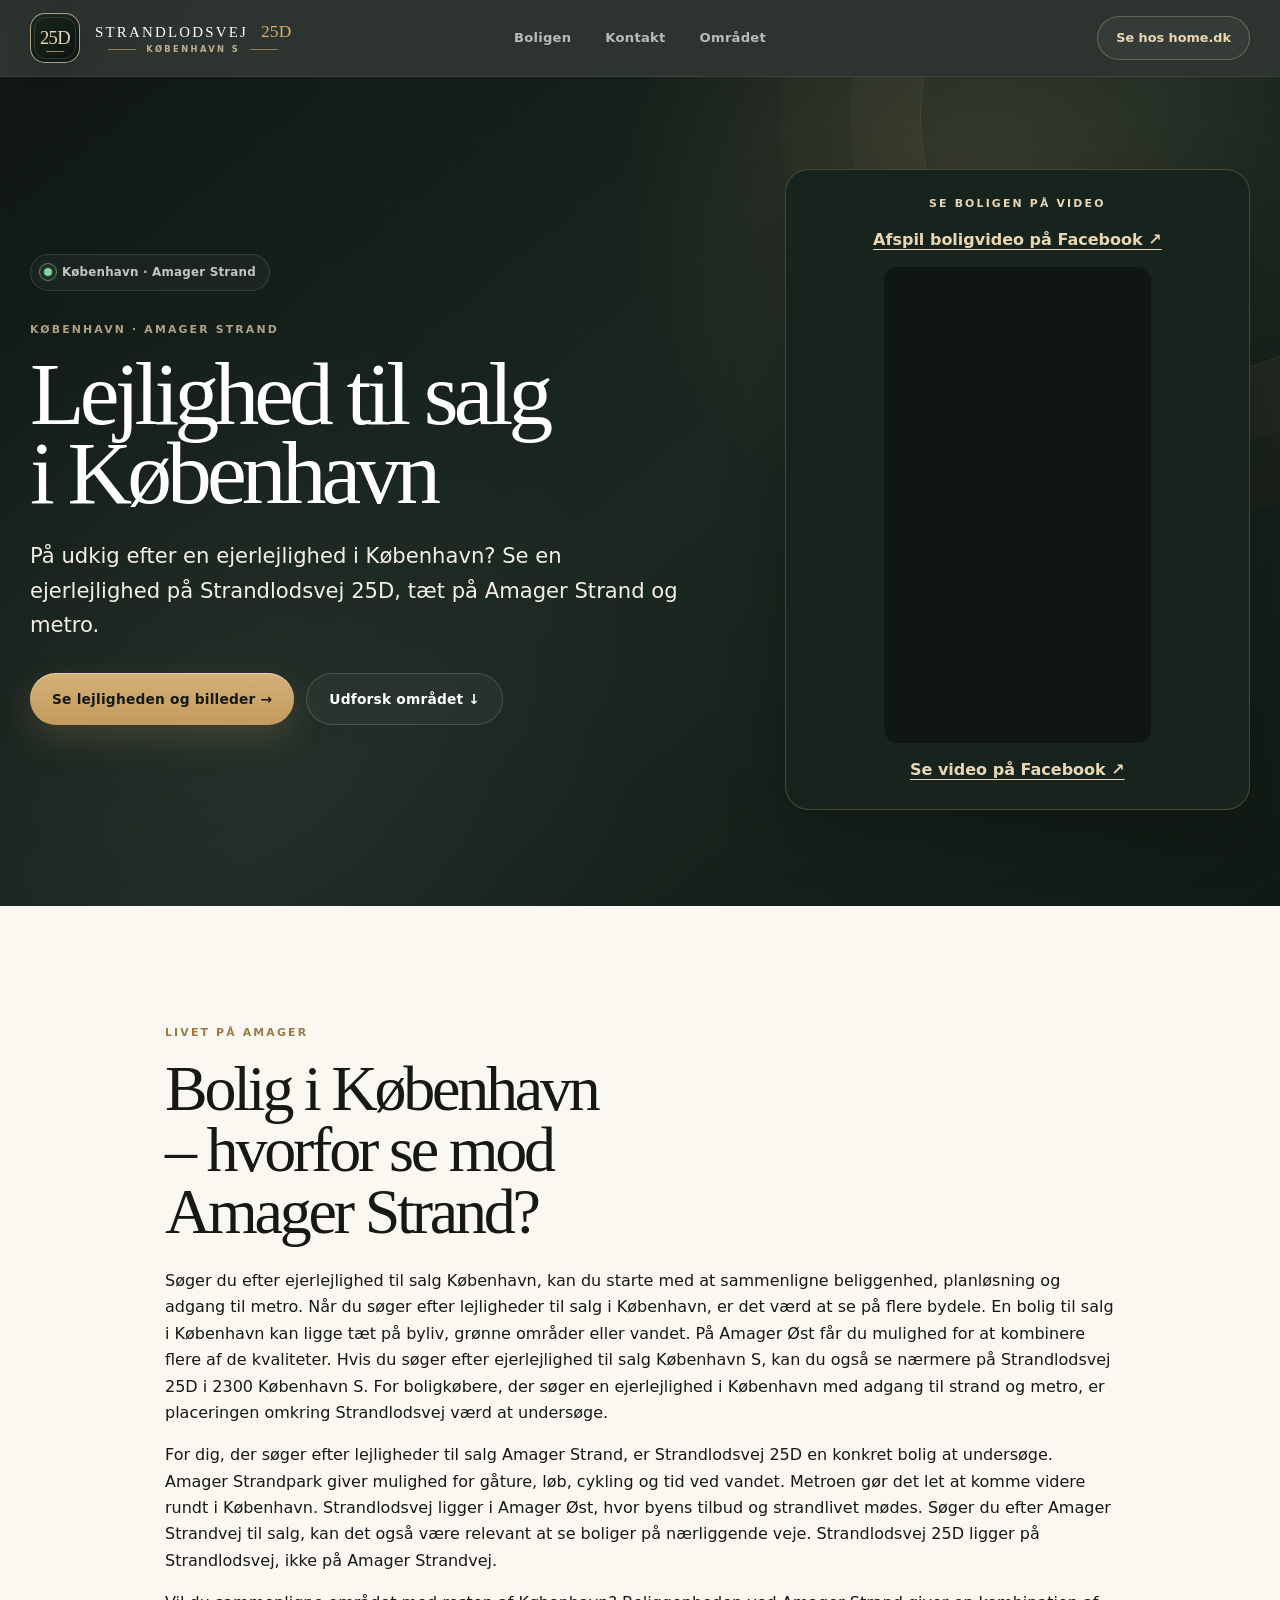
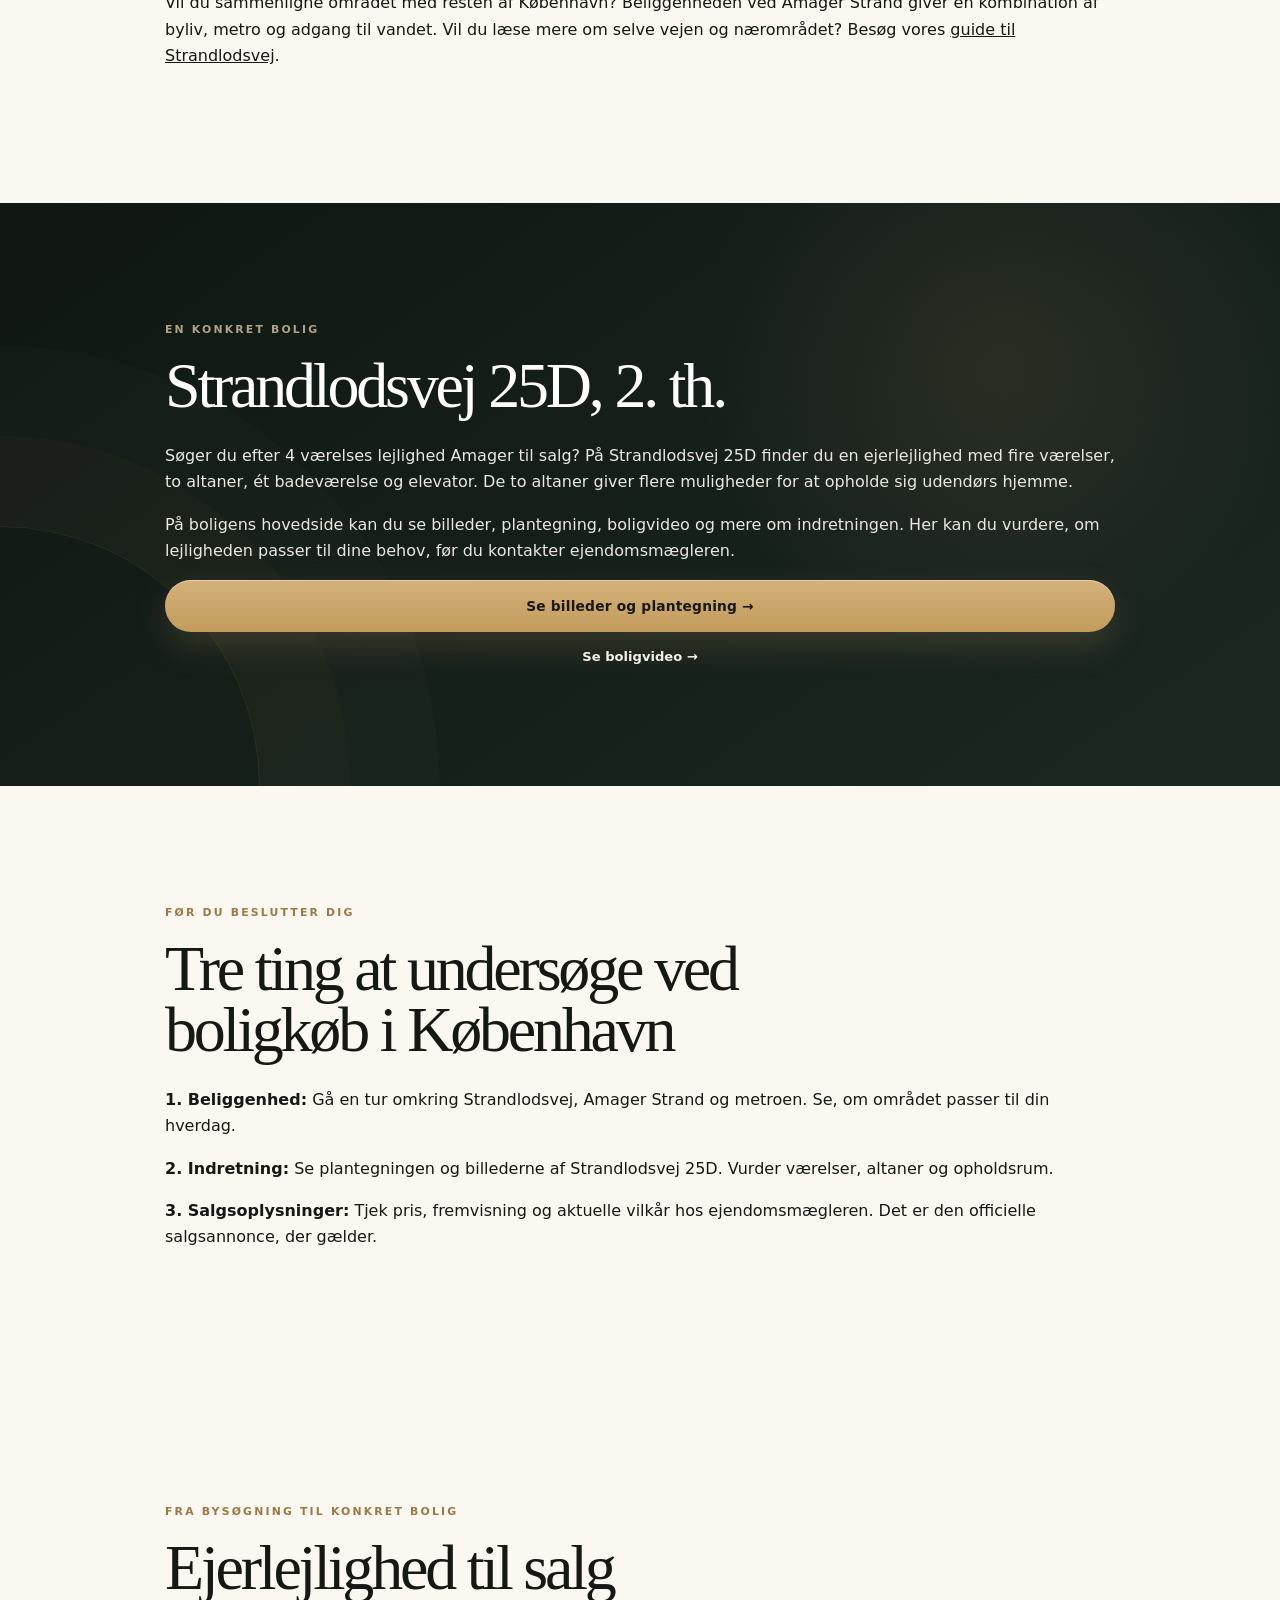
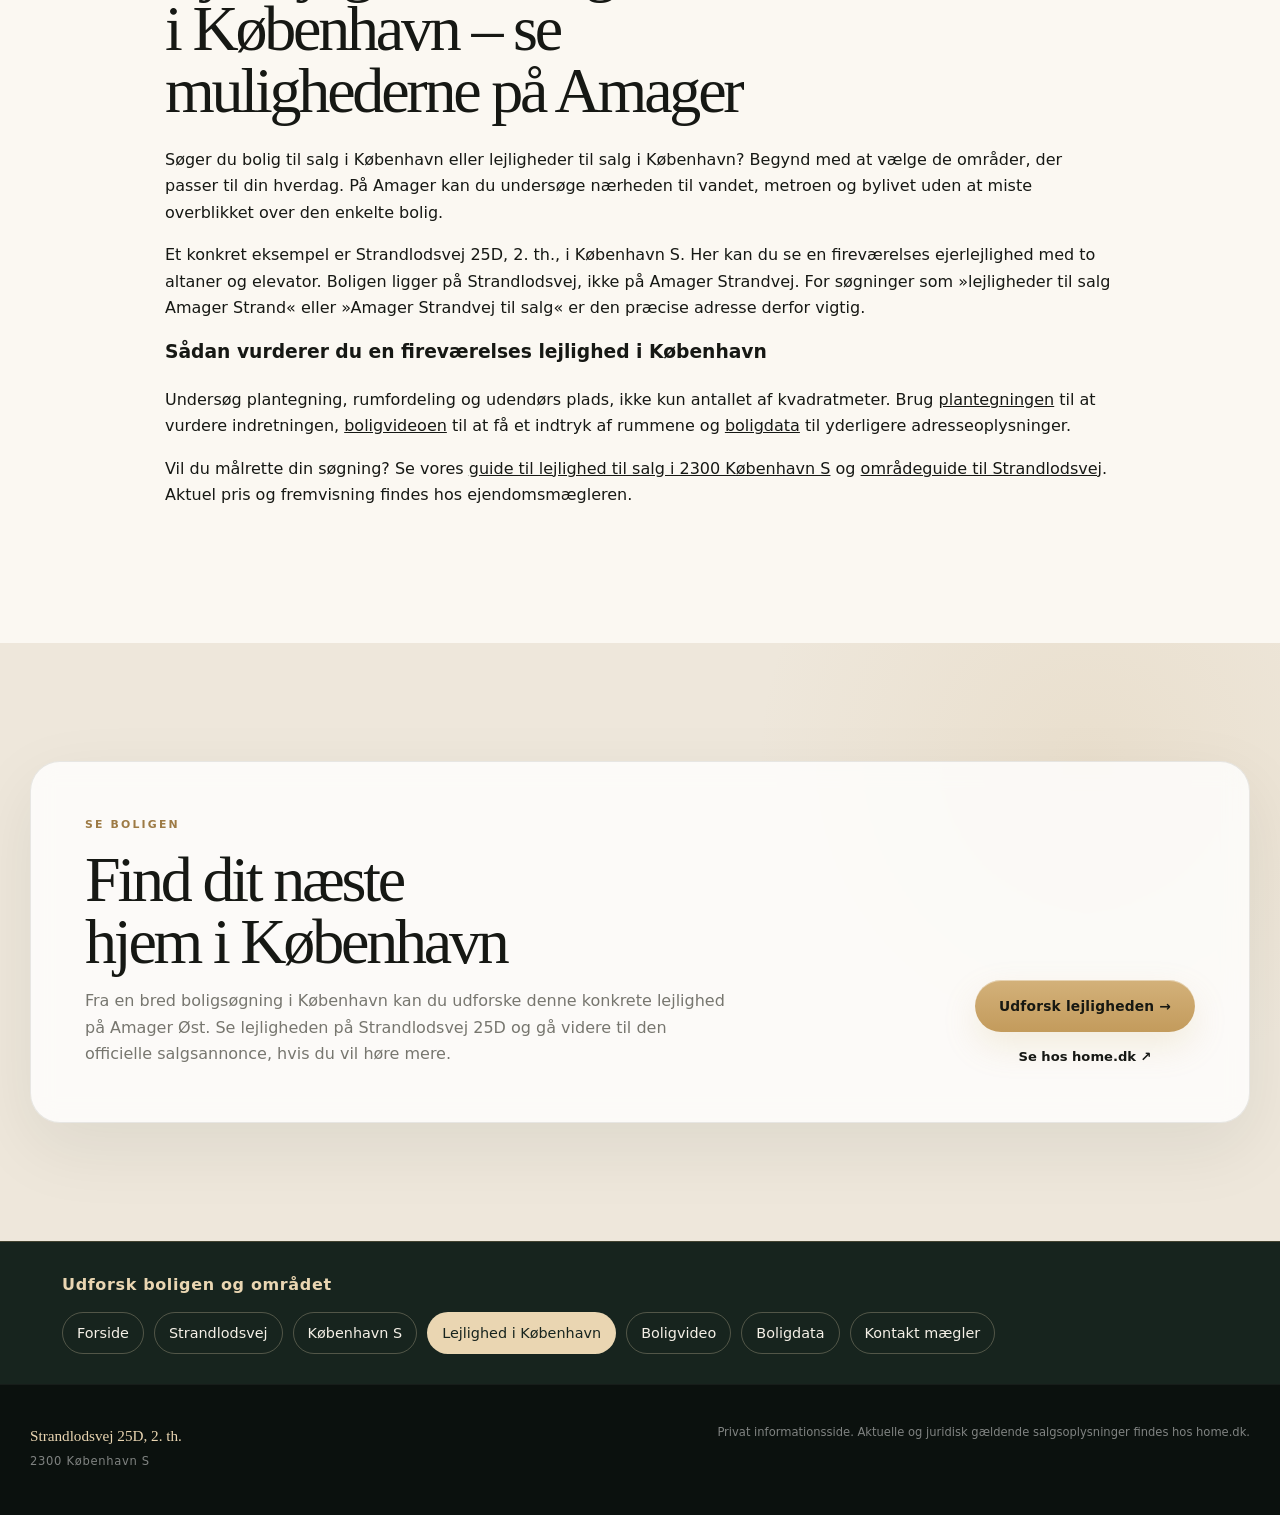
<file: lejlighed-til-salg-koebenhavn/index.html>
<!doctype html>
<html lang="da">
<head>
<meta charset="utf-8"><meta name="viewport" content="width=device-width, initial-scale=1, viewport-fit=cover">
<title>Lejlighed til salg i København | Amager Strand</title>
<meta name="description" content="Leder du efter lejlighed til salg i København? Oplev Amager Strand og se ejerlejligheden på Strandlodsvej 25D med 4 værelser og 2 altaner.">
<meta name="robots" content="index,follow,max-image-preview:large">
<link rel="canonical" href="https://strandlodsvej25d.dk/lejlighed-til-salg-koebenhavn/"><link rel="alternate" hreflang="da-DK" href="https://strandlodsvej25d.dk/lejlighed-til-salg-koebenhavn/">
<link rel="stylesheet" href="/styles.css"><link rel="icon" href="/favicon-96x96.png" sizes="96x96" type="image/png">
<meta property="og:type" content="website"><meta property="og:locale" content="da_DK"><meta property="og:title" content="Lejlighed til salg i København | Amager Strand"><meta property="og:description" content="Se en ejerlejlighed på Strandlodsvej 25D med 4 værelser, 2 altaner og elevator."><meta property="og:url" content="https://strandlodsvej25d.dk/lejlighed-til-salg-koebenhavn/">
<script type="application/ld+json">{"@context":"https://schema.org","@graph":[{"@type":"WebPage","@id":"https://strandlodsvej25d.dk/lejlighed-til-salg-koebenhavn/#webpage","url":"https://strandlodsvej25d.dk/lejlighed-til-salg-koebenhavn/","name":"Lejlighed til salg i København | Amager Strand","inLanguage":"da-DK","isPartOf":{"@id":"https://strandlodsvej25d.dk/#website"},"about":{"@type":"Place","name":"København","address":{"@type":"PostalAddress","postalCode":"2300","addressLocality":"København S","addressCountry":"DK"}}},{"@type":"BreadcrumbList","itemListElement":[{"@type":"ListItem","position":1,"name":"Strandlodsvej 25D","item":"https://strandlodsvej25d.dk/"},{"@type":"ListItem","position":2,"name":"2300 København S","item":"https://strandlodsvej25d.dk/lejlighed-til-salg-koebenhavn/"}]}]}</script>
<style>
/* Match the existing site's visual system without intercepting taps. */
.amager-landing-hero .hero-lead{color:#f5f0e7!important}
.amager-landing-hero .button-primary{color:#171812!important}
.section-dark::before,.hero::before,.hero::after,.location-card::after{pointer-events:none!important}
.section-dark>.shell,.hero>.shell{position:relative;z-index:1}
.section-dark p:not(.eyebrow){color:#e9e8e1!important}
.section-dark .plain-link{color:#f5f0e7!important}
.amager-landing-hero a,.section-dark a,.final-cta a,header a,footer a{position:relative;z-index:10;pointer-events:auto!important;touch-action:manipulation}
.copenhagen-video-card{position:relative;z-index:2;display:flex;flex-direction:column;align-items:center;gap:14px;padding:25px 18px;border:1px solid rgba(200,165,107,.28);border-radius:24px;background:#17241e;box-shadow:0 22px 60px rgba(0,0,0,.22)}.copenhagen-video-card .eyebrow{color:#ead6b2!important;margin:0}.copenhagen-video-frame{width:267px;max-width:100%;min-height:476px;overflow:hidden;border-radius:14px;background:#101713}.copenhagen-video-frame iframe{display:block;max-width:100%}.copenhagen-video-link{color:#ead6b2!important;font-weight:700;text-decoration:underline;text-underline-offset:4px;position:relative;z-index:3}@media(max-width:760px){.amager-landing-hero .hero-grid{display:flex;flex-direction:column;gap:24px}.amager-landing-hero .copenhagen-video-card{order:-1;width:100%;padding:18px 12px}.amager-landing-hero .hero-copy{order:1;width:100%}.copenhagen-video-frame{width:267px}.amager-landing-hero{padding-top:20px}} 
/* Mobile: keep the video visible, centred and free of horizontal overflow. */
.amager-landing-hero .hero-grid,.amager-landing-hero .hero-copy,.copenhagen-video-card{min-width:0}
.copenhagen-video-frame{aspect-ratio:267/476;height:auto;min-height:0;width:min(267px,100%);max-width:100%;overflow:hidden}
.copenhagen-video-frame iframe{width:100%;height:100%;aspect-ratio:267/476;display:block}
@media(max-width:760px){
 .amager-landing-hero{overflow:hidden;padding:18px 0 44px}
 .amager-landing-hero .hero-grid{display:flex!important;flex-direction:column!important;align-items:stretch!important;gap:26px!important}
 .amager-landing-hero .copenhagen-video-card{order:-1!important;width:100%!important;max-width:420px;margin:0 auto;padding:18px 12px;box-sizing:border-box}
 .amager-landing-hero .hero-copy{order:1!important;width:100%;max-width:100%}
 .amager-landing-hero h1{font-size:clamp(2.25rem,10vw,3.6rem);overflow-wrap:break-word}
 .amager-landing-hero .hero-actions{display:grid;grid-template-columns:minmax(0,1fr);width:100%}
 .amager-landing-hero .hero-actions .button{width:100%;white-space:normal}
 .copenhagen-video-card .eyebrow{text-align:center}
}
@media(max-width:380px){.copenhagen-video-card{padding:14px 8px!important}.copenhagen-video-frame{width:min(250px,100%)}}
</style>
<style id="site-wide-links-style">.site-wide-links{padding:30px 0;background:#17241e;color:#f5f0e7;border-top:1px solid rgba(200,165,107,.24)}.site-wide-links .shell{max-width:1200px;margin:0 auto;padding-left:22px;padding-right:22px}.site-wide-links-title{font-weight:700;letter-spacing:.04em;color:#ead6b2;margin:0 0 14px}.site-wide-links-items{display:flex;flex-wrap:wrap;gap:10px}.site-wide-links-items a{display:inline-block;color:#f5f0e7!important;text-decoration:none;border:1px solid rgba(234,214,178,.28);border-radius:999px;padding:10px 14px;font-size:.9rem;line-height:1.4;position:relative;z-index:3}.site-wide-links-items a:hover,.site-wide-links-items a[aria-current="page"]{background:#ead6b2;color:#17241e!important}@media(max-width:600px){.site-wide-links{padding:24px 0}.site-wide-links-items{display:grid;grid-template-columns:repeat(2,minmax(0,1fr));gap:9px}.site-wide-links-items a{text-align:center;padding:11px 7px;font-size:.8rem;overflow-wrap:anywhere}}@media(max-width:340px){.site-wide-links-items{grid-template-columns:1fr}}</style></head>
<body>
<a class="skip-link" href="#main">Gå til indhold</a>
<header class="site-header">
    <div class="shell nav">
      <a class="brand brand-option-one" href="/" aria-label="Strandlodsvej 25D">
        <span class="brand-seal" aria-hidden="true">
          <span class="brand-seal-text">25D</span>
          <span class="brand-seal-rule"></span>
        </span>
        <span class="brand-lockup">
          <span class="brand-title">STRANDLODSVEJ <em>25D</em></span>
          <span class="brand-sub"><i></i>KØBENHAVN S<i></i></span>
        </span>
      </a>

      <nav class="nav-links" aria-label="Hovednavigation">
        <a href="/#boligen">Boligen</a>
        <a href="/kontakt/">Kontakt</a>
        <a href="/#omraadet">Området</a>
      </nav>

      <a class="nav-cta" href="https://home.dk/salg/lejligheder/strandlodsvej-25d-2th-2300-koebenhavn-s/sag-1450004513/" rel="noopener">
        Se hos home.dk
      </a>
    </div>
  </header>
<main id="main">
<section class="hero amager-landing-hero" id="top"><div class="shell hero-grid"><div class="hero-copy"><div class="availability"><span class="pulse" aria-hidden="true"></span><span>København · Amager Strand</span></div><p class="eyebrow">KØBENHAVN · AMAGER STRAND</p><h1>Lejlighed til salg i København</h1><p class="hero-lead">På udkig efter en ejerlejlighed i København? Se en ejerlejlighed på Strandlodsvej 25D, tæt på Amager Strand og metro.</p><div class="hero-actions"><a class="button button-primary" href="https://strandlodsvej25d.dk/">Se lejligheden og billeder →</a><a class="button button-ghost" href="#omraadet">Udforsk området ↓</a></div></div><div class="copenhagen-video-card"><p class="eyebrow">SE BOLIGEN PÅ VIDEO</p><a class="copenhagen-video-link" href="https://www.facebook.com/reel/1838032494234064" target="_blank" rel="noopener noreferrer">Afspil boligvideo på Facebook ↗</a><div class="copenhagen-video-frame"><iframe src="https://www.facebook.com/plugins/video.php?height=476&amp;href=https%3A%2F%2Fwww.facebook.com%2Freel%2F1838032494234064%2F&amp;show_text=false&amp;width=267&amp;t=0" width="267" height="476" style="border:none;overflow:hidden" scrolling="no" frameborder="0" allowfullscreen="true" allow="autoplay; clipboard-write; encrypted-media; picture-in-picture; web-share" loading="eager" title="Boligvideo – Strandlodsvej 25D"></iframe></div><a class="copenhagen-video-link" href="https://www.facebook.com/reel/1838032494234064" target="_blank" rel="noopener noreferrer">Se video på Facebook ↗</a></div></div></section>
<section class="section" id="omraadet"><div class="shell" style="max-width:950px"><p class="eyebrow dark">LIVET PÅ AMAGER</p><h2>Bolig i København – hvorfor se mod Amager Strand?</h2><p>Søger du efter ejerlejlighed til salg København, kan du starte med at sammenligne beliggenhed, planløsning og adgang til metro. Når du søger efter lejligheder til salg i København, er det værd at se på flere bydele. En bolig til salg i København kan ligge tæt på byliv, grønne områder eller vandet. På Amager Øst får du mulighed for at kombinere flere af de kvaliteter. Hvis du søger efter ejerlejlighed til salg København S, kan du også se nærmere på Strandlodsvej 25D i 2300 København S. For boligkøbere, der søger en ejerlejlighed i København med adgang til strand og metro, er placeringen omkring Strandlodsvej værd at undersøge.</p><p>For dig, der søger efter lejligheder til salg Amager Strand, er Strandlodsvej 25D en konkret bolig at undersøge. Amager Strandpark giver mulighed for gåture, løb, cykling og tid ved vandet. Metroen gør det let at komme videre rundt i København. Strandlodsvej ligger i Amager Øst, hvor byens tilbud og strandlivet mødes. Søger du efter Amager Strandvej til salg, kan det også være relevant at se boliger på nærliggende veje. Strandlodsvej 25D ligger på Strandlodsvej, ikke på Amager Strandvej.</p><p>Vil du sammenligne området med resten af København? Beliggenheden ved Amager Strand giver en kombination af byliv, metro og adgang til vandet. Vil du læse mere om selve vejen og nærområdet? Besøg vores <a href="https://strandlodsvej25d.dk/strandlodsvej/">guide til Strandlodsvej</a>.</p></div></section>
<section class="section section-dark" id="bolig-25d"><div class="shell" style="max-width:950px"><p class="eyebrow">EN KONKRET BOLIG</p><h2>Strandlodsvej 25D, 2. th.</h2><p>Søger du efter 4 værelses lejlighed Amager til salg? På Strandlodsvej 25D finder du en ejerlejlighed med fire værelser, to altaner, ét badeværelse og elevator. De to altaner giver flere muligheder for at opholde sig udendørs hjemme.</p><p>På boligens hovedside kan du se billeder, plantegning, boligvideo og mere om indretningen. Her kan du vurdere, om lejligheden passer til dine behov, før du kontakter ejendomsmægleren.</p><div class="final-actions"><a class="button button-primary" href="https://strandlodsvej25d.dk/">Se billeder og plantegning →</a><a class="plain-link" href="https://strandlodsvej25d.dk/video/">Se boligvideo →</a></div></div></section>
<section class="section"><div class="shell" style="max-width:950px"><p class="eyebrow dark">FØR DU BESLUTTER DIG</p><h2>Tre ting at undersøge ved boligkøb i København</h2><p><strong>1. Beliggenhed:</strong> Gå en tur omkring Strandlodsvej, Amager Strand og metroen. Se, om området passer til din hverdag.</p><p><strong>2. Indretning:</strong> Se plantegningen og billederne af Strandlodsvej 25D. Vurder værelser, altaner og opholdsrum.</p><p><strong>3. Salgsoplysninger:</strong> Tjek pris, fremvisning og aktuelle vilkår hos ejendomsmægleren. Det er den officielle salgsannonce, der gælder.</p></div></section>
<section class="section"><div class="shell" style="max-width:950px"><p class="eyebrow dark">FRA BYSØGNING TIL KONKRET BOLIG</p><h2>Ejerlejlighed til salg i København – se mulighederne på Amager</h2><p>Søger du bolig til salg i København eller lejligheder til salg i København? Begynd med at vælge de områder, der passer til din hverdag. På Amager kan du undersøge nærheden til vandet, metroen og bylivet uden at miste overblikket over den enkelte bolig.</p><p>Et konkret eksempel er Strandlodsvej 25D, 2. th., i København S. Her kan du se en fireværelses ejerlejlighed med to altaner og elevator. Boligen ligger på Strandlodsvej, ikke på Amager Strandvej. For søgninger som »lejligheder til salg Amager Strand« eller »Amager Strandvej til salg« er den præcise adresse derfor vigtig.</p><h3>Sådan vurderer du en fireværelses lejlighed i København</h3><p>Undersøg plantegning, rumfordeling og udendørs plads, ikke kun antallet af kvadratmeter. Brug <a href="/#plantegning">plantegningen</a> til at vurdere indretningen, <a href="/video/">boligvideoen</a> til at få et indtryk af rummene og <a href="/boliga/">boligdata</a> til yderligere adresseoplysninger.</p><p>Vil du målrette din søgning? Se vores <a href="/2300-koebenhavn-s/">guide til lejlighed til salg i 2300 København S</a> og <a href="/strandlodsvej/">områdeguide til Strandlodsvej</a>. Aktuel pris og fremvisning findes hos ejendomsmægleren.</p></div></section>
<section class="section final-cta"><div class="shell final-card"><div><p class="eyebrow dark">SE BOLIGEN</p><h2>Find dit næste hjem i København</h2><p>Fra en bred boligsøgning i København kan du udforske denne konkrete lejlighed på Amager Øst. Se lejligheden på Strandlodsvej 25D og gå videre til den officielle salgsannonce, hvis du vil høre mere.</p></div><div class="final-actions"><a class="button button-primary" href="https://strandlodsvej25d.dk/">Udforsk lejligheden →</a><a class="plain-link" href="https://home.dk/salg/lejligheder/strandlodsvej-25d-2th-2300-koebenhavn-s/sag-1450004513/">Se hos home.dk ↗</a></div></div></section>
</main><nav class="site-wide-links" aria-label="Udforsk alle sider"><div class="shell"><p class="site-wide-links-title">Udforsk boligen og området</p><div class="site-wide-links-items"><a href="/">Forside</a><a href="/strandlodsvej/">Strandlodsvej</a><a href="/2300-koebenhavn-s/">København S</a><a href="/lejlighed-til-salg-koebenhavn/" aria-current="page">Lejlighed i København</a><a href="/video/">Boligvideo</a><a href="/boliga/">Boligdata</a><a href="/kontakt/">Kontakt mægler</a></div></div></nav>
<footer class="footer">
    <div class="shell footer-inner">
      <div>
        <strong>Strandlodsvej 25D, 2. th.</strong>
        <span>2300 København S</span>
      </div>
      <p>Privat informationsside. Aktuelle og juridisk gældende salgsoplysninger findes hos home.dk.</p>
    </div>
  </footer>
</body></html>
</file>
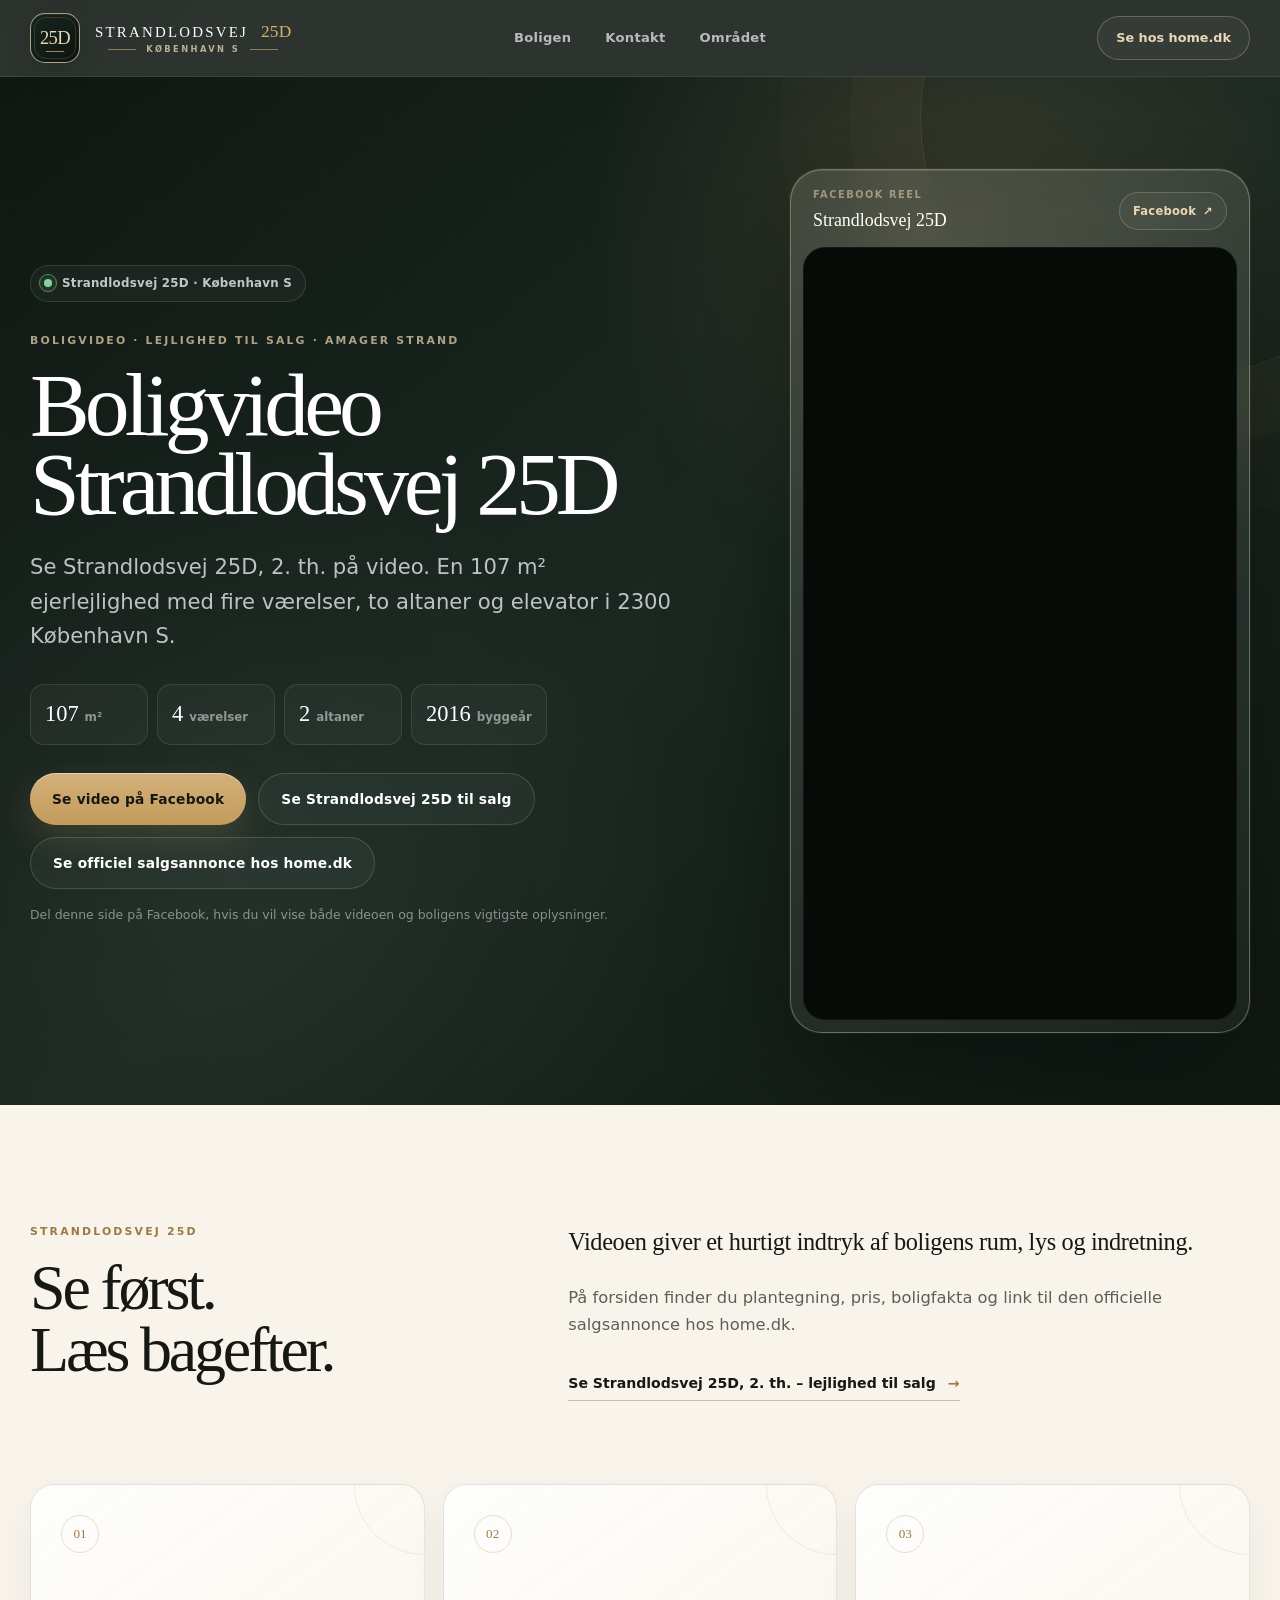
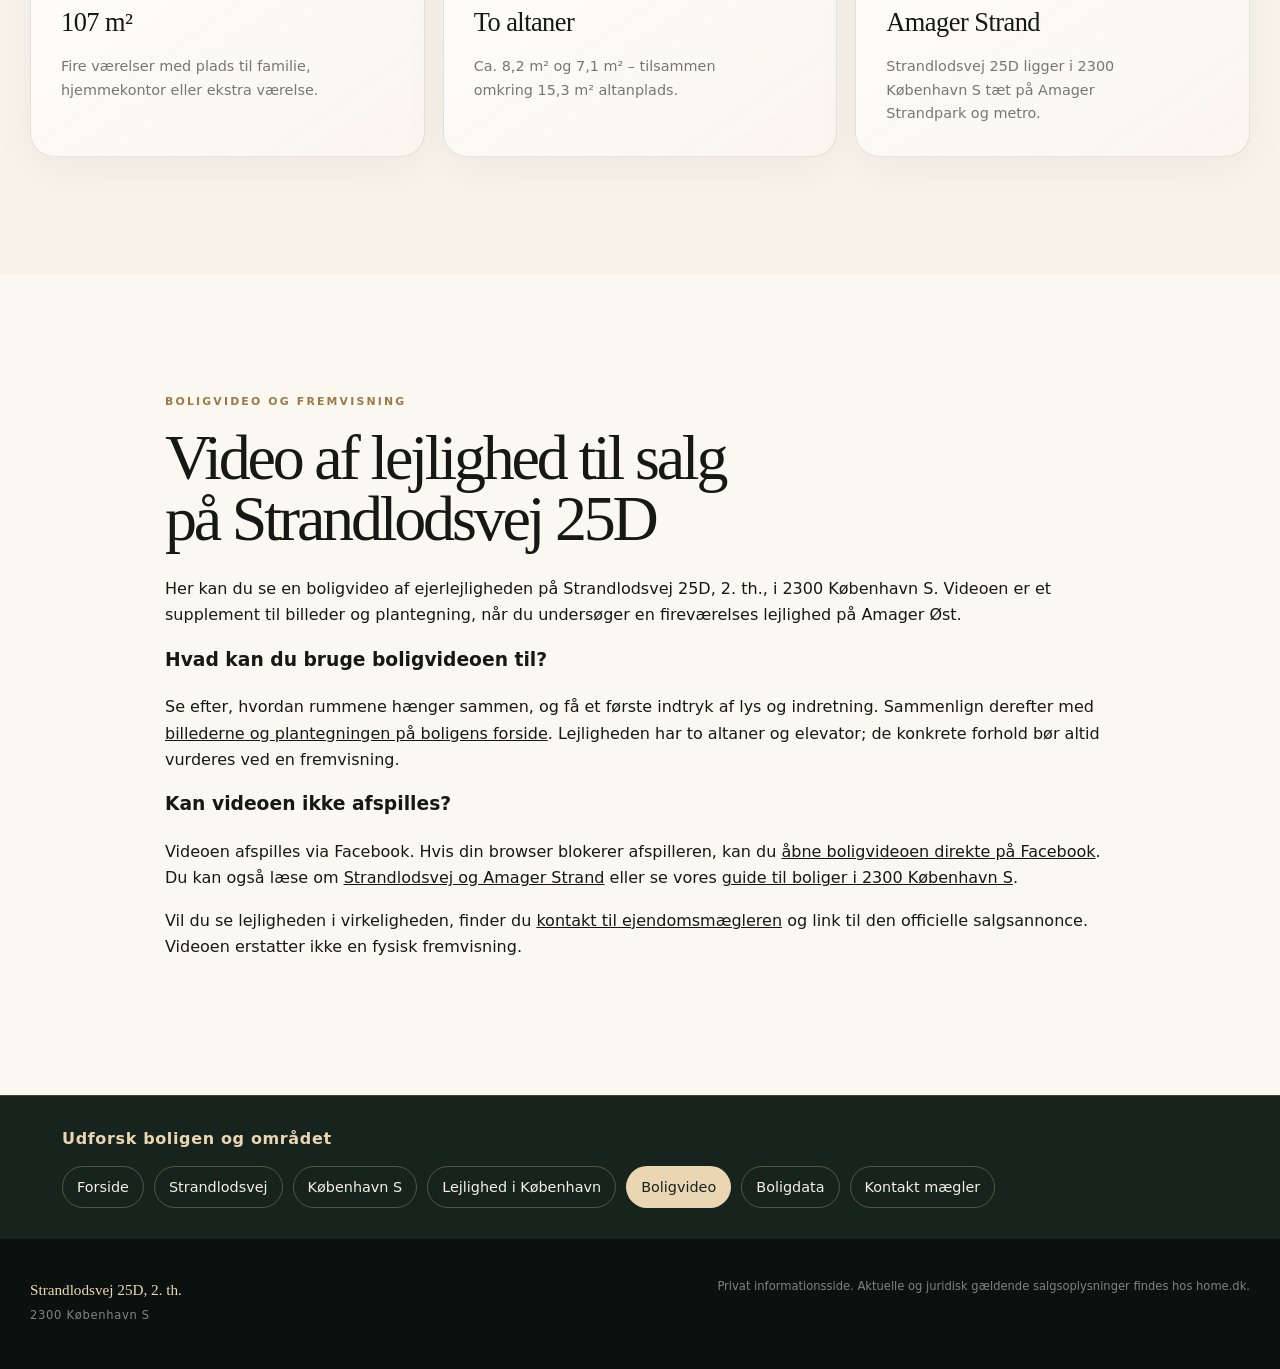
<file: video/index.html>
<!doctype html>
<html lang="da">
<head>
  <meta charset="utf-8">
  <meta name="viewport" content="width=device-width, initial-scale=1, viewport-fit=cover">

  <title>Boligvideo Strandlodsvej 25D | Se lejligheden i København S</title>
  <meta name="description" content="Se boligvideo af Strandlodsvej 25D, 2. th. i København S. Oplev en ejerlejlighed med 4 værelser, 2 altaner og elevator. Se billeder og plantegning.">
  <meta name="robots" content="index,follow,max-image-preview:large,max-snippet:-1,max-video-preview:-1">
  <meta name="theme-color" content="#111914">

  <link rel="canonical" href="https://strandlodsvej25d.dk/video/">
  <link rel="icon" href="/favicon-96x96.png" sizes="96x96" type="image/png">
  <link rel="manifest" href="/site.webmanifest">
  <link rel="preconnect" href="https://www.facebook.com">

  <meta property="og:locale" content="da_DK">
  <meta property="og:type" content="website">
  <meta property="og:site_name" content="Strandlodsvej 25D">
  <meta property="og:title" content="Boligvideo – Strandlodsvej 25D, 2. th. | Lejlighed til salg">
  <meta property="og:description" content="Ejerlejlighed til salg i 2300 København S: 107 m², 4 værelser, 2 altaner og elevator ved Amager Strand. Se boligvideoen.">
  <meta property="og:url" content="https://strandlodsvej25d.dk/video/">
  <meta property="og:image" content="https://strandlodsvej25d.dk/floorplan-preview.png">
  <meta property="og:image:alt" content="Strandlodsvej 25D, 2. th. – bolig til salg i 2300 København S">

  <meta name="twitter:card" content="summary_large_image">
  <meta name="twitter:title" content="Boligvideo – Strandlodsvej 25D, 2. th. | Lejlighed til salg">
  <meta name="twitter:description" content="107 m² · 4 værelser · 2 altaner · elevator · Amager Strand">
  <meta name="twitter:image" content="https://strandlodsvej25d.dk/floorplan-preview.png">

  <link rel="stylesheet" href="/styles.css">

  <style>
    .video-page-hero{padding-bottom:72px}
    .video-page-grid{display:grid;grid-template-columns:minmax(0,1fr) minmax(360px,460px);gap:clamp(42px,6vw,82px);align-items:center}
    .video-page-copy{min-width:0}
    .video-page-stage{width:100%;max-width:460px;justify-self:end}
    .video-page-stage .video-shell{box-shadow:0 42px 120px rgba(0,0,0,.40),0 0 0 1px rgba(200,165,107,.10),inset 0 1px 0 rgba(255,255,255,.12)}
    .video-page-actions{display:flex;flex-wrap:wrap;gap:12px;margin-top:28px}
    .video-share-note{margin-top:16px;color:rgba(255,255,255,.48);font-size:.78rem;line-height:1.6}
    .video-facts{background:#f8f4ec}
    .video-facts .feature-card{min-height:190px}
    @media(max-width:840px){
      .video-page-grid{grid-template-columns:1fr;gap:40px}
      .video-page-stage{justify-self:center;max-width:420px}
    }
    @media(max-width:680px){
      .video-page-hero{padding-top:44px;padding-bottom:54px}
      .video-page-stage{max-width:390px}
      .video-page-actions{display:grid;grid-template-columns:1fr}
    }
  </style>

  <script type="application/ld+json">
  {
    "@context":"https://schema.org",
    "@type":"WebPage",
    "@id":"https://strandlodsvej25d.dk/video/#webpage",
    "url":"https://strandlodsvej25d.dk/video/",
    "name":"Boligvideo – Strandlodsvej 25D, 2. th.",
    "description":"Boligvideo for ejerlejligheden på Strandlodsvej 25D, 2. th., 2300 København S.",
    "inLanguage":"da-DK",
    "isPartOf":{"@id":"https://strandlodsvej25d.dk/#website"},
    "about":{"@id":"https://strandlodsvej25d.dk/#listing"}
  }
  </script>

  <script type="application/ld+json">
  {
    "@context":"https://schema.org",
    "@type":"BreadcrumbList",
    "itemListElement":[
      {
        "@type":"ListItem",
        "position":1,
        "name":"Strandlodsvej 25D",
        "item":"https://strandlodsvej25d.dk/"
      },
      {
        "@type":"ListItem",
        "position":2,
        "name":"Boligvideo",
        "item":"https://strandlodsvej25d.dk/video/"
      }
    ]
  }
  </script>
<style id="site-wide-links-style">.site-wide-links{padding:30px 0;background:#17241e;color:#f5f0e7;border-top:1px solid rgba(200,165,107,.24)}.site-wide-links .shell{max-width:1200px;margin:0 auto;padding-left:22px;padding-right:22px}.site-wide-links-title{font-weight:700;letter-spacing:.04em;color:#ead6b2;margin:0 0 14px}.site-wide-links-items{display:flex;flex-wrap:wrap;gap:10px}.site-wide-links-items a{display:inline-block;color:#f5f0e7!important;text-decoration:none;border:1px solid rgba(234,214,178,.28);border-radius:999px;padding:10px 14px;font-size:.9rem;line-height:1.4;position:relative;z-index:3}.site-wide-links-items a:hover,.site-wide-links-items a[aria-current="page"]{background:#ead6b2;color:#17241e!important}@media(max-width:600px){.site-wide-links{padding:24px 0}.site-wide-links-items{display:grid;grid-template-columns:repeat(2,minmax(0,1fr));gap:9px}.site-wide-links-items a{text-align:center;padding:11px 7px;font-size:.8rem;overflow-wrap:anywhere}}@media(max-width:340px){.site-wide-links-items{grid-template-columns:1fr}}</style></head>
<body>
  <a class="skip-link" href="#main">Gå til indhold</a>

  <header class="site-header">
    <div class="shell nav">
      <a class="brand brand-option-one" href="/" aria-label="Strandlodsvej 25D">
        <span class="brand-seal" aria-hidden="true">
          <span class="brand-seal-text">25D</span>
          <span class="brand-seal-rule"></span>
        </span>
        <span class="brand-lockup">
          <span class="brand-title">STRANDLODSVEJ <em>25D</em></span>
          <span class="brand-sub"><i></i>KØBENHAVN S<i></i></span>
        </span>
      </a>

      <nav class="nav-links" aria-label="Hovednavigation">
        <a href="/#boligen">Boligen</a>
        <a href="/kontakt/">Kontakt</a>
        <a href="/#omraadet">Området</a>
      </nav>

      <a class="nav-cta" href="https://home.dk/salg/lejligheder/strandlodsvej-25d-2th-2300-koebenhavn-s/sag-1450004513/" rel="noopener">
        Se hos home.dk
      </a>
    </div>
  </header>

  <main id="main">
    <section class="hero video-page-hero">
      <div class="shell video-page-grid">
        <div class="video-page-copy">
          <div class="availability">
            <span class="pulse" aria-hidden="true"></span>
            <span>Strandlodsvej 25D · København S</span>
          </div>

          <p class="eyebrow">Boligvideo · Lejlighed til salg · Amager Strand</p>
          <h1>Boligvideo<br>Strandlodsvej 25D</h1>

          <p class="hero-lead">
            Se Strandlodsvej 25D, 2. th. på video.
            En 107 m² ejerlejlighed med fire værelser,
            to altaner og elevator i 2300 København S.
          </p>

          <div class="hero-stats" aria-label="Vigtigste boligfakta">
            <div><strong>107</strong><span>m²</span></div>
            <div><strong>4</strong><span>værelser</span></div>
            <div><strong>2</strong><span>altaner</span></div>
            <div><strong>2016</strong><span>byggeår</span></div>
          </div>

          <div class="video-page-actions">
            <a class="button button-primary" href="https://www.facebook.com/reel/1838032494234064" target="_blank" rel="noopener">
              Se video på Facebook
            </a>
            <a class="button button-ghost" href="/">
              Se Strandlodsvej 25D til salg
            </a>
            <a class="button button-ghost" href="https://home.dk/salg/lejligheder/strandlodsvej-25d-2th-2300-koebenhavn-s/sag-1450004513/" target="_blank" rel="noopener">
              Se officiel salgsannonce hos home.dk
            </a>
          </div>

          <p class="video-share-note">
            Del denne side på Facebook, hvis du vil vise både videoen og boligens vigtigste oplysninger.
          </p>
        </div>

        <div class="video-page-stage">
          <div class="video-shell">
            <div class="video-toolbar">
              <div>
                <span class="video-kicker">Facebook Reel</span>
                <strong>Strandlodsvej 25D</strong>
              </div>
              <a class="video-facebook-link" href="https://www.facebook.com/reel/1838032494234064" target="_blank" rel="noopener" aria-label="Åbn boligvideo på Facebook">
                Facebook <span aria-hidden="true">↗</span>
              </a>
            </div>

            <div class="video-frame">
              <iframe
                src="https://www.facebook.com/plugins/video.php?height=476&amp;href=https%3A%2F%2Fwww.facebook.com%2Freel%2F1838032494234064%2F&amp;show_text=false&amp;width=267&amp;t=0"
                width="267"
                height="476"
                style="border:none;overflow:hidden"
                scrolling="no"
                frameborder="0"
                allowfullscreen="true"
                allow="autoplay; clipboard-write; encrypted-media; picture-in-picture; web-share"
                title="Boligvideo – Strandlodsvej 25D, 2. th.">
              </iframe>
            </div>
          </div>
        </div>
      </div>
    </section>

    <section class="section video-facts">
      <div class="shell content-grid">
        <div class="section-intro">
          <p class="eyebrow dark">Strandlodsvej 25D</p>
          <h2>Se først. Læs bagefter.</h2>
        </div>
        <div class="prose">
          <p class="lead-paragraph">
            Videoen giver et hurtigt indtryk af boligens rum, lys og indretning.
          </p>
          <p>
            På forsiden finder du plantegning, pris, boligfakta og link til den officielle salgsannonce hos home.dk.
          </p>
          <a class="text-cta" href="/">
            Se Strandlodsvej 25D, 2. th. – lejlighed til salg <span>→</span>
          </a>
        </div>
      </div>

      <div class="shell feature-grid">
        <article class="feature-card">
          <span>01</span>
          <h3>107 m²</h3>
          <p>Fire værelser med plads til familie, hjemmekontor eller ekstra værelse.</p>
        </article>
        <article class="feature-card">
          <span>02</span>
          <h3>To altaner</h3>
          <p>Ca. 8,2 m² og 7,1 m² – tilsammen omkring 15,3 m² altanplads.</p>
        </article>
        <article class="feature-card">
          <span>03</span>
          <h3>Amager Strand</h3>
          <p>Strandlodsvej 25D ligger i 2300 København S tæt på Amager Strandpark og metro.</p>
        </article>
      </div>
    </section>
    <section class="section"><div class="shell" style="max-width:950px"><p class="eyebrow dark">BOLIGVIDEO OG FREMVISNING</p><h2>Video af lejlighed til salg på Strandlodsvej 25D</h2><p>Her kan du se en boligvideo af ejerlejligheden på Strandlodsvej 25D, 2. th., i 2300 København S. Videoen er et supplement til billeder og plantegning, når du undersøger en fireværelses lejlighed på Amager Øst.</p><h3>Hvad kan du bruge boligvideoen til?</h3><p>Se efter, hvordan rummene hænger sammen, og få et første indtryk af lys og indretning. Sammenlign derefter med <a href="/">billederne og plantegningen på boligens forside</a>. Lejligheden har to altaner og elevator; de konkrete forhold bør altid vurderes ved en fremvisning.</p><h3>Kan videoen ikke afspilles?</h3><p>Videoen afspilles via Facebook. Hvis din browser blokerer afspilleren, kan du <a href="https://www.facebook.com/reel/1838032494234064" target="_blank" rel="noopener">åbne boligvideoen direkte på Facebook</a>. Du kan også læse om <a href="/strandlodsvej/">Strandlodsvej og Amager Strand</a> eller se vores <a href="/2300-koebenhavn-s/">guide til boliger i 2300 København S</a>.</p><p>Vil du se lejligheden i virkeligheden, finder du <a href="/kontakt/">kontakt til ejendomsmægleren</a> og link til den officielle salgsannonce. Videoen erstatter ikke en fysisk fremvisning.</p></div></section>
  </main>

  <a class="mobile-sticky-cta" href="https://www.facebook.com/reel/1838032494234064" target="_blank" rel="noopener">
    Se video på Facebook
  </a>

  <nav class="site-wide-links" aria-label="Udforsk alle sider"><div class="shell"><p class="site-wide-links-title">Udforsk boligen og området</p><div class="site-wide-links-items"><a href="/">Forside</a><a href="/strandlodsvej/">Strandlodsvej</a><a href="/2300-koebenhavn-s/">København S</a><a href="/lejlighed-til-salg-koebenhavn/">Lejlighed i København</a><a href="/video/" aria-current="page">Boligvideo</a><a href="/boliga/">Boligdata</a><a href="/kontakt/">Kontakt mægler</a></div></div></nav>
<footer class="footer">
    <div class="shell footer-inner">
      <div>
        <strong>Strandlodsvej 25D, 2. th.</strong>
        <span>2300 København S</span>
      </div>
      <p>Privat informationsside. Aktuelle og juridisk gældende salgsoplysninger findes hos home.dk.</p>
    </div>
  </footer>
</body>
</html>
</file>
<file: styles.css>
:root {
  --ink: #161814;
  --ink-soft: #252922;
  --forest: #1f2a24;
  --forest-deep: #111914;
  --ivory: #f5f0e7;
  --ivory-2: #ece4d7;
  --paper: #fbf8f2;
  --white: #ffffff;
  --muted: #77766f;
  --line: rgba(22,24,20,.12);
  --gold: #c8a56b;
  --gold-light: #ead6b2;
  --gold-deep: #9d7a45;
  --shadow-soft: 0 24px 70px rgba(17,25,20,.10);
  --shadow-deep: 0 34px 100px rgba(0,0,0,.28);
  --shell: min(1220px, calc(100% - 56px));
}

*,*::before,*::after{box-sizing:border-box}
html{scroll-behavior:smooth;background:var(--forest-deep)}
body{margin:0;max-width:100%;overflow-x:clip;background:var(--paper);color:var(--ink);font-family:Inter,ui-sans-serif,system-ui,-apple-system,BlinkMacSystemFont,"Segoe UI",sans-serif;line-height:1.65;-webkit-font-smoothing:antialiased;text-rendering:optimizeLegibility}
img,svg,video,iframe{max-width:100%}
a{color:inherit;-webkit-tap-highlight-color:transparent}
.shell{width:var(--shell);margin-inline:auto}
.skip-link{position:fixed;top:-80px;left:18px;z-index:999;padding:11px 16px;border-radius:999px;background:var(--white);color:var(--ink);font-size:.86rem;font-weight:800;box-shadow:var(--shadow-soft)}
.skip-link:focus{top:18px}

.site-header{position:sticky;top:0;z-index:100;border-bottom:1px solid rgba(255,255,255,.08);background:rgba(17,25,20,.88);backdrop-filter:blur(20px) saturate(130%);-webkit-backdrop-filter:blur(20px) saturate(130%)}
.nav{min-height:76px;display:grid;grid-template-columns:1fr auto 1fr;align-items:center;gap:30px}
.brand{width:fit-content;color:var(--white);text-decoration:none}
.brand-option-one{display:inline-flex;align-items:center;gap:15px;line-height:1}
.brand-seal{position:relative;display:grid;place-items:center;width:50px;height:50px;flex:0 0 50px;border:1px solid rgba(234,214,178,.72);border-radius:15px;background:linear-gradient(145deg,#18261f 0%,#0d1511 100%);box-shadow:inset 0 1px 0 rgba(255,255,255,.055),0 8px 24px rgba(0,0,0,.16)}
.brand-seal::after{content:"";position:absolute;inset:3px;border:1px solid rgba(200,165,107,.20);border-radius:12px;pointer-events:none}
.brand-seal-text{position:relative;z-index:1;color:var(--gold-light);font-family:Georgia,"Times New Roman",serif;font-size:1.16rem;font-weight:500;letter-spacing:-.035em}
.brand-seal-rule{position:absolute;left:15px;right:15px;bottom:10px;height:1px;background:rgba(200,165,107,.78)}
.brand-lockup{display:grid;gap:5px}
.brand-title{font-family:Georgia,"Times New Roman",serif;font-size:.93rem;font-weight:400;letter-spacing:.15em;white-space:nowrap}
.brand-title em{margin-left:7px;color:#d7b06b;font-family:Georgia,"Times New Roman",serif;font-size:1.17em;font-style:normal;font-weight:500;letter-spacing:.01em}
.brand-sub{display:flex;align-items:center;justify-content:center;gap:10px;color:rgba(234,214,178,.76);font-size:.52rem;font-weight:650;letter-spacing:.29em;white-space:nowrap}
.brand-sub i{display:block;width:28px;height:1px;background:rgba(200,165,107,.63)}
.nav-links{display:flex;align-items:center;gap:34px}
.nav-links a{position:relative;color:rgba(255,255,255,.67);text-decoration:none;font-size:.82rem;font-weight:650;letter-spacing:.02em;transition:color .2s ease}
.nav-links a::after{content:"";position:absolute;left:0;right:100%;bottom:-8px;height:1px;background:var(--gold);transition:right .22s ease}
.nav-links a:hover{color:var(--white)}
.nav-links a:hover::after{right:0}
.nav-cta{justify-self:end;display:inline-flex;align-items:center;min-height:44px;padding:0 18px;border:1px solid rgba(234,214,178,.28);border-radius:999px;background:rgba(255,255,255,.04);color:var(--gold-light);text-decoration:none;font-size:.8rem;font-weight:800;transition:background .2s ease,border-color .2s ease,transform .2s ease}
.nav-cta:hover{transform:translateY(-1px);border-color:rgba(234,214,178,.5);background:rgba(255,255,255,.08)}

.hero{position:relative;overflow:hidden;padding:92px 0 96px;color:var(--white);background:radial-gradient(circle at 76% 14%,rgba(200,165,107,.17),transparent 29%),radial-gradient(circle at 18% 78%,rgba(255,255,255,.045),transparent 34%),linear-gradient(140deg,#101713 0%,#1b2821 52%,#111914 100%)}
.hero::before{content:"";position:absolute;inset:0;opacity:.12;pointer-events:none;background-image:linear-gradient(rgba(255,255,255,.055) 1px,transparent 1px),linear-gradient(90deg,rgba(255,255,255,.055) 1px,transparent 1px);background-size:64px 64px;mask-image:linear-gradient(to bottom,#000 0%,rgba(0,0,0,.45) 58%,transparent 100%)}
.hero::after{content:"";position:absolute;width:520px;height:520px;right:-160px;top:-220px;border:1px solid rgba(200,165,107,.16);border-radius:50%;box-shadow:0 0 0 70px rgba(200,165,107,.035),0 0 0 140px rgba(200,165,107,.02);pointer-events:none}
.hero-grid{position:relative;z-index:1;display:grid;grid-template-columns:minmax(0,1fr) minmax(390px,.68fr);gap:clamp(48px,5.5vw,76px);align-items:center}
.hero-copy{min-width:0}
.availability{display:inline-flex;align-items:center;gap:10px;margin-bottom:30px;padding:8px 13px;border:1px solid rgba(255,255,255,.12);border-radius:999px;background:rgba(255,255,255,.035);color:rgba(255,255,255,.74);font-size:.74rem;font-weight:750;letter-spacing:.02em}
.pulse{position:relative;width:8px;height:8px;flex:0 0 8px;border-radius:50%;background:#83d39b;box-shadow:0 0 10px rgba(131,211,155,.55)}
.pulse::after{content:"";position:absolute;inset:-5px;border:1px solid rgba(131,211,155,.55);border-radius:50%;animation:statusPulse 2.8s ease-out infinite}
@keyframes statusPulse{0%{transform:scale(.7);opacity:.75}65%,100%{transform:scale(1.7);opacity:0}}
.eyebrow{margin:0 0 16px;color:rgba(234,214,178,.72);font-size:.68rem;font-weight:850;letter-spacing:.2em;text-transform:uppercase}
.eyebrow.dark{color:var(--gold-deep)}
.eyebrow.light{color:rgba(234,214,178,.74)}
h1,h2,h3,p{margin-top:0}
h1{max-width:800px;margin-bottom:26px;font-family:Georgia,"Times New Roman",serif;font-size:clamp(4rem,7vw,7.35rem);line-height:.88;font-weight:400;letter-spacing:-.055em;text-wrap:balance}
.hero-lead{max-width:650px;margin-bottom:30px;color:rgba(255,255,255,.72);font-size:clamp(1.08rem,1.8vw,1.32rem);line-height:1.65;font-weight:400}
.hero-stats{display:flex;flex-wrap:wrap;gap:9px;margin-bottom:28px}
.hero-stats div{display:flex;align-items:baseline;min-width:118px;padding:11px 14px;border:1px solid rgba(255,255,255,.10);border-radius:14px;background:rgba(255,255,255,.035)}
.hero-stats strong{font-family:Georgia,"Times New Roman",serif;font-size:1.4rem;font-weight:400}
.hero-stats span{margin-left:6px;color:rgba(255,255,255,.5);font-size:.74rem;font-weight:650}
.open-house-banner{display:grid;grid-template-columns:auto minmax(0,1fr) auto;gap:16px;align-items:center;max-width:720px;margin-bottom:26px;padding:15px 17px;border:1px solid rgba(200,165,107,.34);border-radius:18px;background:linear-gradient(90deg,rgba(200,165,107,.12),rgba(200,165,107,.055));box-shadow:inset 0 1px 0 rgba(255,255,255,.035)}
.open-house-icon{display:grid;place-items:center;width:48px;height:48px;border:1px solid rgba(255,255,255,.14);border-radius:50%;background:var(--gold);color:#171812;font-family:Georgia,"Times New Roman",serif;font-size:1.18rem;font-weight:700}
.open-house-copy{display:grid;min-width:0;line-height:1.22}
.open-house-copy span{margin-bottom:4px;color:rgba(255,255,255,.52);font-size:.65rem;font-weight:850;letter-spacing:.14em;text-transform:uppercase}
.open-house-copy strong{font-size:.94rem;font-weight:700}
.open-house-banner>a{display:inline-flex;align-items:center;min-height:44px;color:var(--gold-light);text-decoration:none;font-size:.82rem;font-weight:800;white-space:nowrap}
.hero-actions{display:flex;flex-wrap:wrap;gap:12px}
.button{display:inline-flex;justify-content:center;align-items:center;min-height:52px;padding:0 22px;border-radius:999px;text-decoration:none;font-size:.86rem;font-weight:850;letter-spacing:.015em;transition:transform .18s ease,box-shadow .18s ease,background .18s ease,border-color .18s ease}
.button:hover{transform:translateY(-2px)}
.button-primary{background:linear-gradient(180deg,#d3b17a 0%,#c39b5c 100%);color:#171812;box-shadow:0 14px 34px rgba(200,165,107,.18),inset 0 1px 0 rgba(255,255,255,.42)}
.button-primary:hover{box-shadow:0 18px 42px rgba(200,165,107,.24),inset 0 1px 0 rgba(255,255,255,.42)}
.button-ghost{border:1px solid rgba(255,255,255,.15);background:rgba(255,255,255,.035);color:var(--white)}
.button-ghost:hover{border-color:rgba(255,255,255,.28);background:rgba(255,255,255,.07)}
.microcopy{margin-top:15px;margin-bottom:0;color:rgba(255,255,255,.39);font-size:.75rem}

.video-stage{position:relative;width:100%;max-width:440px;justify-self:end}
.video-shell{position:relative;z-index:2;padding:12px;border:1px solid rgba(234,214,178,.34);border-radius:32px;background:linear-gradient(145deg,rgba(255,255,255,.12),rgba(255,255,255,.045));box-shadow:0 38px 110px rgba(0,0,0,.36),0 0 0 1px rgba(200,165,107,.08),inset 0 1px 0 rgba(255,255,255,.12);backdrop-filter:blur(16px);-webkit-backdrop-filter:blur(16px)}
.video-toolbar{min-height:58px;display:flex;align-items:center;justify-content:space-between;gap:18px;padding:5px 10px 11px}
.video-toolbar>div{display:grid}
.video-kicker{color:rgba(234,214,178,.55);font-size:.61rem;font-weight:850;letter-spacing:.16em;text-transform:uppercase}
.video-toolbar strong{margin-top:3px;font-family:Georgia,"Times New Roman",serif;font-size:1.12rem;font-weight:500}
.video-toolbar>a{display:inline-flex;align-items:center;justify-content:center;gap:7px;min-height:38px;padding:0 13px;border:1px solid rgba(234,214,178,.24);border-radius:999px;background:rgba(255,255,255,.045);color:var(--gold-light);text-decoration:none;font-size:.72rem;font-weight:800;letter-spacing:.02em;transition:background .2s ease,border-color .2s ease,transform .2s ease}
.video-toolbar>a:hover{transform:translateY(-1px);border-color:rgba(234,214,178,.48);background:rgba(255,255,255,.08)}
.video-frame{width:100%;aspect-ratio:267/476;overflow:hidden;border-radius:22px;background:#070b08;box-shadow:inset 0 0 0 1px rgba(255,255,255,.05)}
.video-frame iframe{display:block;width:100%;height:100%}
.price-card{position:absolute;right:-34px;bottom:42px;z-index:3;min-width:205px;padding:18px 20px;border:1px solid rgba(22,24,20,.08);border-radius:18px;background:rgba(251,248,242,.97);color:var(--ink);box-shadow:0 24px 70px rgba(0,0,0,.22);backdrop-filter:blur(12px)}
.price-card::before{content:"";position:absolute;left:20px;right:20px;top:0;height:2px;background:linear-gradient(90deg,transparent,var(--gold),transparent)}
.price-card span,.price-card small{display:block;color:var(--muted);font-size:.69rem;font-weight:700;letter-spacing:.08em;text-transform:uppercase}
.price-card strong{display:block;margin:5px 0 6px;font-family:Georgia,"Times New Roman",serif;font-size:1.45rem;font-weight:500;letter-spacing:-.02em}

.trust-strip{position:relative;border-bottom:1px solid var(--line);background:#f8f4ec}
.trust-grid{display:grid;grid-template-columns:repeat(4,1fr)}
.trust-grid>div{position:relative;padding:27px 28px;border-right:1px solid var(--line)}
.trust-grid>div:first-child{border-left:1px solid var(--line)}
.trust-label{display:block;margin-bottom:7px;color:#88857d;font-size:.64rem;font-weight:850;letter-spacing:.15em;text-transform:uppercase}
.trust-grid strong{font-family:Georgia,"Times New Roman",serif;font-size:1.28rem;font-weight:500;letter-spacing:-.02em}

.section{position:relative;padding:118px 0}
.content-grid{display:grid;grid-template-columns:.78fr 1.22fr;gap:clamp(60px,8vw,110px);align-items:start}
.section-intro{position:sticky;top:116px}
.section h2{max-width:650px;margin-bottom:26px;font-family:Georgia,"Times New Roman",serif;font-size:clamp(2.7rem,5vw,4.9rem);line-height:.96;font-weight:400;letter-spacing:-.05em;text-wrap:balance}
.prose{max-width:690px}
.prose p{color:#5c5f59;font-size:1.02rem}
.lead-paragraph{color:var(--ink)!important;font-family:Georgia,"Times New Roman",serif;font-size:clamp(1.28rem,2vw,1.52rem)!important;line-height:1.55;letter-spacing:-.015em}
.text-cta{display:inline-flex;gap:12px;align-items:center;margin-top:16px;padding-bottom:5px;border-bottom:1px solid rgba(157,122,69,.45);color:var(--ink);text-decoration:none;font-size:.88rem;font-weight:850}
.text-cta span{color:var(--gold-deep)}
.feature-grid{display:grid;grid-template-columns:repeat(3,1fr);gap:18px;margin-top:78px}
.feature-card{position:relative;overflow:hidden;min-height:248px;padding:30px;border:1px solid rgba(22,24,20,.10);border-radius:24px;background:linear-gradient(145deg,rgba(255,255,255,.86),rgba(249,245,237,.92));box-shadow:0 14px 44px rgba(35,38,32,.05)}
.feature-card::after{content:"";position:absolute;width:140px;height:140px;right:-70px;top:-70px;border:1px solid rgba(200,165,107,.20);border-radius:50%}
.feature-card>span{display:inline-flex;align-items:center;justify-content:center;width:38px;height:38px;margin-bottom:48px;border:1px solid rgba(157,122,69,.24);border-radius:50%;color:var(--gold-deep);font-family:Georgia,"Times New Roman",serif;font-size:.82rem}
.feature-card h3{margin-bottom:10px;font-family:Georgia,"Times New Roman",serif;font-size:1.65rem;font-weight:500;letter-spacing:-.02em}
.feature-card p{max-width:290px;margin-bottom:0;color:var(--muted);font-size:.9rem;line-height:1.65}

.section.floorplan-section{padding:72px 0 82px;background:radial-gradient(ellipse at 50% 14%,rgba(200,165,107,.055),transparent 55%),var(--paper)}
.floorplan-intro{max-width:680px;margin:0 auto 24px;text-align:center}
.floorplan-intro h2{margin:0 auto 14px}
.floorplan-intro>p:not(.eyebrow){max-width:650px;margin:0 auto;color:var(--muted);font-size:1.02rem}
.floorplan-card{display:block;width:min(100%,680px);margin-inline:auto;padding:9px 9px 0;overflow:hidden;border:1px solid rgba(200,165,107,.38);border-radius:24px;background:linear-gradient(145deg,#29382f,#111914 88%);box-shadow:0 24px 60px rgba(17,25,20,.15),inset 0 1px 0 rgba(255,255,255,.10);text-decoration:none;transition:box-shadow .2s ease,border-color .2s ease,transform .2s ease}
.floorplan-card:hover{transform:translateY(-2px);border-color:rgba(200,165,107,.7);box-shadow:0 30px 70px rgba(17,25,20,.2),inset 0 1px 0 rgba(255,255,255,.10)}
.floorplan-card:focus-visible{outline:3px solid var(--gold);outline-offset:4px}
.floorplan-card img{display:block;width:100%;height:auto;max-height:none;object-fit:contain;border-radius:15px;background:var(--white)}
.floorplan-action{display:flex;align-items:center;justify-content:space-between;gap:20px;padding:13px 14px 13px 16px;color:var(--gold-light);font-size:.8rem;font-weight:750;letter-spacing:.035em}
.floorplan-action>span:last-child{display:grid;place-items:center;width:34px;height:34px;flex:0 0 34px;border:1px solid rgba(200,165,107,.4);border-radius:50%;color:var(--gold-light);font-family:Georgia,"Times New Roman",serif;font-size:1.15rem;line-height:1}
.floorplan-dialog{position:fixed;inset:0;width:min(96vw,1180px);max-width:1180px;max-height:94dvh;margin:auto;padding:15px;border:1px solid rgba(200,165,107,.36);border-radius:24px;background:var(--paper);color:var(--ink);box-shadow:var(--shadow-deep);overflow:auto}
.floorplan-dialog::backdrop{background:rgba(8,15,11,.83);backdrop-filter:blur(6px)}
.floorplan-dialog-header{display:flex;align-items:center;justify-content:space-between;gap:18px;margin-bottom:12px;padding:9px 11px 9px 17px;border-radius:15px;background:linear-gradient(135deg,#28382e,#111914);color:var(--gold-light)}
.floorplan-dialog-header strong{font-family:Georgia,"Times New Roman",serif;font-size:1.2rem;font-weight:500}
.floorplan-dialog-close{min-width:68px;min-height:40px;padding:7px 13px;border:1px solid rgba(200,165,107,.4);border-radius:999px;background:rgba(255,255,255,.065);color:var(--gold-light);font:inherit;font-size:.85rem;font-weight:750;cursor:pointer}
.floorplan-dialog-close:hover{background:rgba(255,255,255,.12)}
.floorplan-dialog-close:focus-visible{outline:3px solid var(--gold);outline-offset:3px}
.floorplan-dialog img{display:block;width:100%;height:auto;max-height:calc(94dvh - 170px);margin-inline:auto;border-radius:12px;object-fit:contain;background:var(--white)}
.floorplan-dialog-fullsize{display:block;width:fit-content;margin:14px 0 0 auto;color:var(--gold-deep);font-size:.83rem;font-weight:800;text-decoration:none}

.section-dark{overflow:hidden;background:radial-gradient(circle at 78% 28%,rgba(200,165,107,.10),transparent 28%),linear-gradient(145deg,#101713,#1b2721);color:var(--white)}
.section-dark::before{content:"";position:absolute;width:520px;height:520px;left:-260px;bottom:-260px;border:1px solid rgba(200,165,107,.12);border-radius:50%;box-shadow:0 0 0 90px rgba(200,165,107,.025),0 0 0 180px rgba(200,165,107,.014)}
.metro-section{background:#fbf8f2}
.metro-card-grid{display:grid;grid-template-columns:repeat(2,minmax(0,1fr));gap:22px;margin-top:46px}
.metro-card{overflow:hidden;border:1px solid var(--line);border-radius:28px;background:#fff;box-shadow:0 20px 60px rgba(22,24,20,.07)}
.metro-photo{display:block;overflow:hidden;background:#e9e4db}
.metro-photo img{display:block;width:100%;height:280px;object-fit:cover;transition:transform .35s ease}
.metro-photo:hover img{transform:scale(1.02)}
.metro-card-copy{padding:24px 26px 26px}
.metro-card-copy>span{display:block;margin-bottom:8px;color:var(--gold-deep);font-size:.68rem;font-weight:850;letter-spacing:.12em;text-transform:uppercase}
.metro-card-copy h3{margin-bottom:10px;font-family:Georgia,"Times New Roman",serif;font-size:1.45rem;font-weight:500}
.metro-card-copy p{margin-bottom:14px;color:var(--muted);line-height:1.65}
.metro-card-copy small{display:block;color:#918c82;font-size:.66rem;line-height:1.5}
.metro-source-note{margin-top:16px}
.metro-source-note p{margin:0;color:var(--muted);font-size:.74rem;line-height:1.6}
.location-grid{position:relative;z-index:1;display:grid;grid-template-columns:1fr .62fr;gap:clamp(56px,7vw,92px);align-items:center}
.location-visual{position:relative;margin:0;overflow:hidden;border:1px solid rgba(234,214,178,.18);border-radius:28px;background:#0d1511;box-shadow:0 24px 70px rgba(0,0,0,.24)}
.location-visual>img{display:block;width:100%;height:clamp(250px,28vw,360px);object-fit:cover;object-position:center 48%}
.location-visual::after{content:"";position:absolute;inset:0;background:linear-gradient(to top,rgba(8,13,10,.68) 0%,rgba(8,13,10,.05) 42%,transparent 62%);pointer-events:none}
.location-visual figcaption{position:absolute;left:18px;right:18px;bottom:15px;z-index:2;display:grid;gap:2px;color:var(--white)}
.location-visual figcaption strong{font-family:Georgia,"Times New Roman",serif;font-size:1rem;font-weight:500}
.location-visual figcaption span{color:rgba(255,255,255,.62);font-size:.62rem;line-height:1.35}
.location-visual figcaption a{color:rgba(234,214,178,.86);text-decoration:none}
.location-visual figcaption a:hover{text-decoration:underline}
.location-metric{position:absolute;top:16px;right:16px;z-index:2;display:grid;min-width:94px;padding:11px 14px;border:1px solid rgba(255,255,255,.22);border-radius:16px;background:rgba(17,25,20,.78);box-shadow:0 10px 30px rgba(0,0,0,.18);backdrop-filter:blur(10px);-webkit-backdrop-filter:blur(10px)}
.location-metric strong{font-family:Georgia,"Times New Roman",serif;font-size:1.35rem;font-weight:500;line-height:1}
.location-metric span{margin-top:4px;color:rgba(255,255,255,.62);font-size:.62rem;font-weight:750;letter-spacing:.08em;text-transform:uppercase}
.location-copy{max-width:680px;color:rgba(255,255,255,.62);font-size:1.06rem;line-height:1.75}
.location-side{display:grid;gap:18px}
.location-photo{margin:0;overflow:hidden;border:1px solid rgba(234,214,178,.18);border-radius:30px;background:rgba(255,255,255,.035);box-shadow:0 24px 70px rgba(0,0,0,.22)}
.location-photo img{display:block;width:100%;aspect-ratio:1.38/1;object-fit:cover;object-position:center 52%}
.location-photo figcaption{display:grid;gap:5px;padding:14px 17px 16px;color:rgba(255,255,255,.72);font-size:.78rem;line-height:1.45}
.location-photo figcaption strong{font-family:Georgia,"Times New Roman",serif;font-size:.93rem;font-weight:500;color:var(--white)}
.location-photo figcaption span{color:rgba(255,255,255,.42);font-size:.67rem}
.location-photo figcaption a{color:rgba(234,214,178,.72);text-decoration:none}
.location-photo figcaption a:hover{text-decoration:underline}
.location-card{position:relative;overflow:hidden;padding:38px;border:1px solid rgba(234,214,178,.18);border-radius:30px;background:linear-gradient(145deg,rgba(255,255,255,.075),rgba(255,255,255,.025));box-shadow:inset 0 1px 0 rgba(255,255,255,.05)}
.location-card::after{content:"AMAGER";position:absolute;right:-6px;bottom:-18px;color:rgba(255,255,255,.025);font-family:Georgia,"Times New Roman",serif;font-size:5.7rem;letter-spacing:-.06em;pointer-events:none}
.location-number{position:relative;z-index:1;font-family:Georgia,"Times New Roman",serif;font-size:clamp(4.5rem,8vw,7rem);line-height:.86;letter-spacing:-.065em}
.location-number span{margin-left:7px;color:rgba(234,214,178,.68);font-size:.25em;letter-spacing:.02em}
.location-card p{position:relative;z-index:1;margin:20px 0 30px;color:rgba(255,255,255,.58);font-size:.92rem}
.location-card a{position:relative;z-index:1;color:var(--gold-light);font-size:.84rem;font-weight:850;text-decoration:none}

.explore-section{background:linear-gradient(180deg,#f8f4ec,#f2ebdf)}
.explore-intro{max-width:760px;margin-bottom:42px}
.explore-intro h2{margin-bottom:16px}
.explore-intro>p:not(.eyebrow){max-width:650px;margin:0;color:var(--muted);font-size:1rem}
.explore-grid{display:grid;grid-template-columns:repeat(2,minmax(0,1fr));gap:16px}
.explore-card{display:grid;grid-template-columns:auto minmax(0,1fr) auto;gap:18px;align-items:center;min-height:150px;padding:26px 28px;border:1px solid rgba(22,24,20,.10);border-radius:24px;background:rgba(255,255,255,.82);box-shadow:0 14px 42px rgba(35,38,32,.05);color:var(--ink);text-decoration:none;transition:transform .18s ease,border-color .18s ease,box-shadow .18s ease}
.explore-card:hover{transform:translateY(-3px);border-color:rgba(157,122,69,.32);box-shadow:0 20px 54px rgba(35,38,32,.09)}
.explore-number{display:grid;place-items:center;width:42px;height:42px;border:1px solid rgba(157,122,69,.24);border-radius:50%;color:var(--gold-deep);font-family:Georgia,"Times New Roman",serif;font-size:.78rem}
.explore-card h3{margin:0 0 7px;font-family:Georgia,"Times New Roman",serif;font-size:1.55rem;font-weight:500;letter-spacing:-.02em}
.explore-card p{margin:0;color:var(--muted);font-size:.88rem;line-height:1.6}
.explore-arrow{color:var(--gold-deep);font-family:Georgia,"Times New Roman",serif;font-size:1.5rem}
.buyer-actions{background:linear-gradient(180deg,#f3ede2,#ece4d7)}
.buyer-actions-head{max-width:760px;margin-bottom:34px}
.buyer-actions-head h2{margin-bottom:14px}
.buyer-actions-head>p:not(.eyebrow){margin:0;color:var(--muted)}
.buyer-actions-grid{display:grid;grid-template-columns:repeat(2,minmax(0,1fr));gap:18px}
.buyer-action{display:block;min-height:245px;padding:34px;border:1px solid rgba(22,24,20,.10);border-radius:28px;background:rgba(255,255,255,.80);box-shadow:0 18px 54px rgba(30,35,29,.07);color:var(--ink);text-decoration:none;transition:transform .18s ease,border-color .18s ease,box-shadow .18s ease}
.buyer-action:hover{transform:translateY(-3px);border-color:rgba(157,122,69,.28);box-shadow:0 24px 64px rgba(30,35,29,.10)}
.buyer-action-primary{background:linear-gradient(145deg,#1d2a23,#101713);color:var(--white);border-color:rgba(234,214,178,.18)}
.buyer-action-kicker{display:block;margin-bottom:30px;color:var(--gold-deep);font-size:.66rem;font-weight:850;letter-spacing:.15em;text-transform:uppercase}
.buyer-action-primary .buyer-action-kicker{color:rgba(234,214,178,.72)}
.buyer-action h3{margin:0 0 12px;font-family:Georgia,"Times New Roman",serif;font-size:clamp(1.8rem,3vw,2.45rem);font-weight:500;letter-spacing:-.03em}
.buyer-action p{max-width:440px;margin:0 0 28px;color:var(--muted);font-size:.92rem}
.buyer-action-primary p{color:rgba(255,255,255,.58)}
.buyer-action-link{font-size:.82rem;font-weight:850;color:var(--gold-deep)}
.buyer-action-primary .buyer-action-link{color:var(--gold-light)}
.secondary-links{display:flex;flex-wrap:wrap;justify-content:center;gap:12px;margin-top:24px;color:var(--muted);font-size:.78rem}
.secondary-links a{color:var(--ink);font-weight:750;text-decoration:none}
.secondary-links a:hover{text-decoration:underline}
.final-cta{background:radial-gradient(circle at 85% 20%,rgba(200,165,107,.12),transparent 28%),#eee7db}
.final-card{display:grid;grid-template-columns:1fr auto;gap:72px;align-items:end;padding:54px;border:1px solid rgba(22,24,20,.09);border-radius:30px;background:rgba(255,255,255,.80);box-shadow:0 24px 70px rgba(30,35,29,.08);backdrop-filter:blur(12px)}
.final-card h2{margin-bottom:16px}
.final-card p:not(.eyebrow){max-width:650px;margin-bottom:0;color:var(--muted)}
.final-actions{display:flex;flex-direction:column;gap:14px;align-items:stretch;min-width:220px}
.plain-link{text-align:center;color:var(--ink);font-size:.82rem;font-weight:800;text-decoration:none}

.mobile-sticky-cta{display:none}
.footer{padding:38px 0 44px;border-top:1px solid rgba(255,255,255,.05);background:#0b110e;color:rgba(255,255,255,.48)}
.footer-inner{display:grid;grid-template-columns:1fr 1.55fr;gap:42px;align-items:start}
.footer-inner>div{display:grid}
.footer-inner strong{color:var(--gold-light);font-family:Georgia,"Times New Roman",serif;font-size:.95rem;font-weight:500}
.footer-inner span{margin-top:4px;font-size:.72rem;letter-spacing:.06em}
.footer-inner p{margin-bottom:0;text-align:right;font-size:.72rem}

@media (min-width:1500px){
  :root{--shell:min(1320px,calc(100% - 96px))}
  .hero{padding-block:108px 112px}
  .video-stage{max-width:470px}
  .section{padding-block:132px}
}

@media (max-width:1220px){
  :root{--shell:min(1080px,calc(100% - 44px))}
  .hero-grid{grid-template-columns:minmax(0,1fr) minmax(340px,400px);gap:44px}
  h1{font-size:clamp(3.8rem,6.5vw,6.1rem)}
  .price-card{right:-18px}
  .content-grid{gap:66px}
}

@media (max-width:1024px){
  :root{--shell:min(900px,calc(100% - 36px))}
  .nav{grid-template-columns:1fr auto}
  .nav-links{display:none}
  .hero{padding-block:68px 76px}
  .hero-grid{grid-template-columns:minmax(0,1fr) 320px;gap:36px;align-items:start}
  .hero-stats div{min-width:104px}
  .open-house-banner{grid-template-columns:auto 1fr}
  .open-house-banner>a{grid-column:2;justify-self:start}
  .video-stage{max-width:350px}
  .price-card{position:relative;right:auto;bottom:auto;margin:12px 8px 0}
  .content-grid{grid-template-columns:.92fr 1.08fr;gap:46px}
  .section-intro{position:static}
  .section{padding-block:94px}
  .location-grid{grid-template-columns:1fr .76fr;gap:42px}
  .trust-grid>div{padding:23px 20px}
}

@media (max-width:840px){
  .buyer-actions-grid{grid-template-columns:1fr}
  .explore-grid{grid-template-columns:1fr}
  .metro-card-grid{grid-template-columns:1fr}
  :root{--shell:min(720px,calc(100% - 32px))}
  .hero-grid{grid-template-columns:1fr;gap:48px}
  .hero-copy{max-width:720px}
  .video-stage{width:min(100%,420px);max-width:420px;justify-self:center}
  .content-grid,.location-grid{grid-template-columns:1fr;gap:34px}
  .feature-grid{grid-template-columns:repeat(3,minmax(0,1fr));gap:14px}
  .feature-card{min-height:0;padding:24px}
  .feature-card>span{margin-bottom:30px}
  .final-card{grid-template-columns:1fr;gap:30px;align-items:start}
  .final-actions{width:min(100%,320px)}
}

@media (max-width:680px){
  .buyer-actions-head{margin-bottom:24px}
  .buyer-action{min-height:0;padding:26px;border-radius:22px}
  .buyer-action-kicker{margin-bottom:22px}
  .secondary-links{gap:9px 10px;margin-top:20px}
  .explore-intro{margin-bottom:28px}
  .explore-card{min-height:0;padding:20px;border-radius:20px}
  .explore-card h3{font-size:1.35rem}
  .metro-photo img{height:230px}
  .metro-card{border-radius:22px}
  :root{--shell:calc(100% - 28px)}
  body{padding-bottom:calc(80px + env(safe-area-inset-bottom))}
  .site-header{position:relative}
  .nav{min-height:64px;gap:12px}
  .brand-option-one{gap:10px}
  .brand-seal{width:42px;height:42px;flex-basis:42px;border-radius:12px}
  .brand-seal::after{border-radius:9px}
  .brand-seal-text{font-size:.98rem}
  .brand-seal-rule{left:12px;right:12px;bottom:8px}
  .brand-title{font-size:.7rem;letter-spacing:.11em}
  .brand-title em{margin-left:4px;font-size:1.18em}
  .brand-sub{gap:6px;font-size:.43rem;letter-spacing:.2em}
  .brand-sub i{width:12px}
  .nav-cta{min-height:42px;padding-inline:14px;font-size:.74rem}
  .hero{padding:44px 0 58px}
  .availability{margin-bottom:22px}
  .eyebrow{margin-bottom:12px;font-size:.64rem;letter-spacing:.16em}
  h1{margin-bottom:22px;font-size:clamp(3rem,15vw,4.5rem);line-height:.91;overflow-wrap:anywhere}
  .hero-lead{margin-bottom:24px;font-size:1rem;line-height:1.58}
  .hero-stats{display:grid;grid-template-columns:repeat(2,minmax(0,1fr));gap:8px;margin-bottom:24px}
  .hero-stats div{min-width:0;padding:11px 12px}
  .hero-stats strong{font-size:1.24rem}
  .open-house-banner{grid-template-columns:46px minmax(0,1fr);gap:12px;padding:13px}
  .open-house-icon{width:44px;height:44px}
  .open-house-copy strong{font-size:.85rem}
  .open-house-banner>a{grid-column:2;min-height:0;font-size:.8rem}
  .hero-actions{display:grid;grid-template-columns:1fr}
  .button{width:100%;min-height:52px;padding-inline:16px;text-align:center}
  .video-stage{width:min(100%,390px)}
  .video-shell{padding:10px;border-radius:26px}
  .video-frame{border-radius:18px}
  .price-card{margin:11px 6px 0;min-width:0}
  .trust-grid{grid-template-columns:repeat(2,minmax(0,1fr))}
  .trust-grid>div,.trust-grid>div:first-child{padding:19px 16px;border-left:0;border-right:1px solid var(--line);border-bottom:1px solid var(--line)}
  .trust-grid>div:nth-child(2n){border-right:0}
  .trust-grid>div:nth-last-child(-n+2){border-bottom:0}
  .section{padding-block:76px}
  .section h2{font-size:clamp(2.45rem,11.7vw,3.6rem);line-height:.98}
  .lead-paragraph{font-size:1.18rem!important}
  .feature-grid{grid-template-columns:1fr;margin-top:46px}
  .feature-card{padding:26px}
  .feature-card>span{margin-bottom:22px}
  .section.floorplan-section{padding:42px 0 56px}
  .floorplan-intro{margin-bottom:18px}
  .floorplan-intro h2{margin-bottom:12px}
  .floorplan-card{padding:6px 6px 0;border-radius:19px}
  .floorplan-card img{border-radius:12px}
  .floorplan-action{padding:9px 10px 9px 12px;font-size:.76rem}
  .floorplan-action>span:last-child{width:32px;height:32px;flex-basis:32px}
  .floorplan-dialog{width:calc(100vw - 18px);padding:10px;border-radius:18px}
  .floorplan-dialog-header{margin-bottom:8px;padding:7px 8px 7px 12px;border-radius:12px}
  .floorplan-dialog img{max-height:calc(100dvh - 160px)}
  .location-card{padding:28px}
  .location-visual{border-radius:22px}
  .location-visual>img{height:240px}
  .location-photo{border-radius:24px}
  .location-number{font-size:clamp(4.2rem,20vw,5.8rem)}
  .final-card{padding:28px 22px;border-radius:24px}
  .final-actions{width:100%;max-width:none}
  .footer{padding-bottom:calc(40px + env(safe-area-inset-bottom))}
  .footer-inner{grid-template-columns:1fr;gap:18px}
  .footer-inner p{text-align:left}
  .mobile-sticky-cta{display:block;position:fixed;left:max(12px,env(safe-area-inset-left));right:max(12px,env(safe-area-inset-right));bottom:max(12px,env(safe-area-inset-bottom));z-index:120;min-height:54px;padding:16px 18px;border:1px solid rgba(255,255,255,.35);border-radius:999px;background:linear-gradient(180deg,#d6b47c,#c39b5c);color:#171812;text-align:center;text-decoration:none;font-size:.88rem;font-weight:900;box-shadow:0 18px 48px rgba(0,0,0,.28)}
}

@media (max-width:430px){
  :root{--shell:calc(100% - 22px)}
  .nav{min-height:60px}
  .brand-seal{width:39px;height:39px;flex-basis:39px}
  .brand-title{font-size:.64rem}
  .brand-sub{font-size:.4rem}
  .nav-cta{max-width:178px;overflow:hidden;text-overflow:ellipsis;white-space:nowrap}
  .hero{padding-top:36px}
  h1{font-size:clamp(2.7rem,14.6vw,3.95rem)}
  .hero-lead{font-size:.96rem}
  .open-house-copy span{font-size:.6rem}
  .open-house-copy strong{font-size:.8rem}
  .trust-grid>div{padding:17px 13px}
  .trust-grid strong{font-size:1.1rem}
  .section{padding-block:66px}
  .section h2{font-size:clamp(2.2rem,11vw,3.05rem)}
  .lead-paragraph{font-size:1.12rem!important}
  .location-card,.feature-card,.final-card{border-radius:20px}
}

@media (max-width:360px){
  :root{--shell:calc(100% - 18px)}
  .nav-cta{padding-inline:11px;font-size:.69rem}
  h1{font-size:2.5rem}
  .hero-stats{grid-template-columns:1fr}
  .open-house-banner{grid-template-columns:1fr}
  .open-house-icon{display:none}
  .open-house-banner>a{grid-column:1}
  .trust-grid{grid-template-columns:1fr}
  .trust-grid>div{border-right:0}
  .trust-grid>div:nth-last-child(-n+2){border-bottom:1px solid var(--line)}
  .trust-grid>div:last-child{border-bottom:0}
}

@media (max-height:540px) and (orientation:landscape) and (max-width:950px){
  .site-header{position:relative}
  .hero{padding-block:34px 46px}
  .hero-grid{grid-template-columns:minmax(0,1fr) minmax(220px,280px);gap:28px;align-items:start}
  h1{font-size:clamp(2.7rem,7vw,4rem)}
  .hero-stats{display:none}
  .video-stage{width:100%;max-width:280px;justify-self:end}
  .price-card{display:none}
  .section{padding-block:58px}
  .mobile-sticky-cta{display:none}
}

@media (hover:none){
  .button:hover,.nav-cta:hover{transform:none}
  .nav-links a:hover::after{right:100%}
}

@media (prefers-reduced-motion:reduce){
  html{scroll-behavior:auto}
  *,*::before,*::after{transition:none!important}
  .pulse::after{animation:none;display:none}
}
</file>
